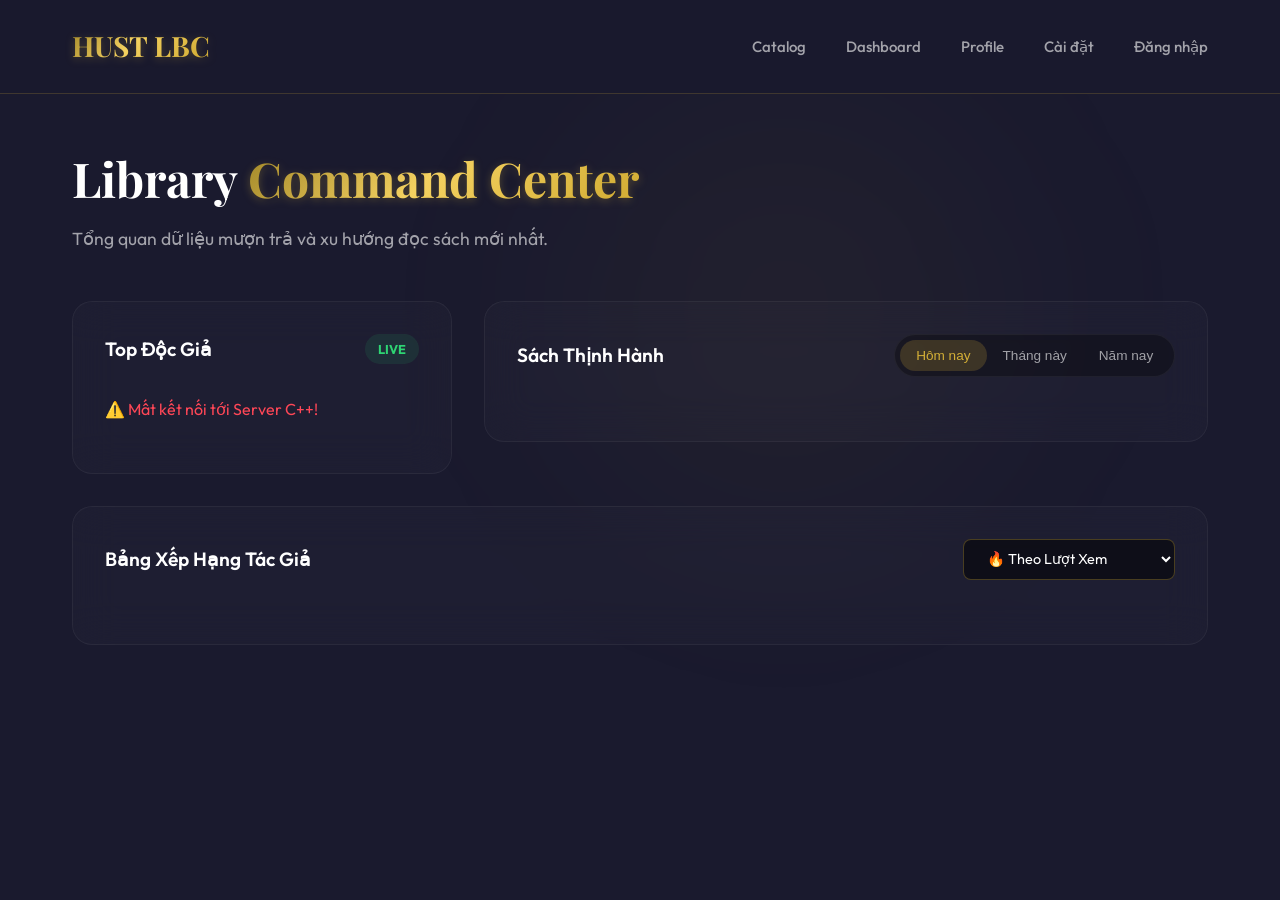
<file: frontend/admin.html>
<!doctype html>
<html lang="en">
  <head>
    <meta charset="UTF-8" />
    <meta name="viewport" content="width=device-width, initial-scale=1.0" />
    <title>Admin Portal | HUST LBC</title>
    <link rel="preconnect" href="https://fonts.googleapis.com" />
    <link rel="preconnect" href="https://fonts.gstatic.com" crossorigin />
    <link
      href="https://fonts.googleapis.com/css2?family=Fira+Code:wght@400;500;600&family=Playfair+Display:ital,wght@0,600;0,700;1,600&family=Outfit:wght@300;400;500;600;700&display=swap"
      rel="stylesheet" />
    <link rel="stylesheet" href="assets/css/style.css" />
    <link rel="stylesheet" href="assets/css/admin.css?v=105" />
  </head>
  <body>
    <nav>
      <div class="container">
        <a href="index.html" class="logo metallic-gold"
          >HUST LBC <span class="admin-badge">[ADMIN]</span></a
        >
        <ul class="nav-links">
          <li><a href="dashboard.html">Về Dashboard</a></li>
          <li class="user-nav-wrapper" style="display: flex">
            <div class="user-info-box">
              <span class="user-icon" style="color: #ff4757">👑</span>
              <span id="user-display-name">Admin</span>
            </div>
            <button id="logout-btn" class="btn-logout">Thoát</button>
          </li>
        </ul>
      </div>
    </nav>

    <main class="admin-main">
      <div class="ambient-glow-fintech"></div>
      <div class="container">
        <header class="admin-header fade-in-up">
          <div>
            <h1 class="dash-title">
              Hệ Thống <span class="metallic-gold">Quản Trị</span>
            </h1>
            <p
              style="
                color: #888;
                font-size: 0.9rem;
                margin-top: 0.5rem;
                letter-spacing: 1px;
              ">
              LIVE DATA MONITORING
            </p>
          </div>
          <button class="btn btn-gold btn-glow" id="btn-add-book">
            <span style="font-size: 1.2rem; margin-right: 5px">+</span> Thêm
            Sách Mới
          </button>
        </header>

        <div
          class="fintech-summary fade-in-up"
          style="animation-delay: 0.1s; grid-template-columns: repeat(4, 1fr)">
          <div class="summary-card">
            <div class="card-title">Tổng Người Dùng</div>
            <div
              class="card-value"
              id="total-users-count"
              style="color: #00d2d3">
              0
            </div>
            <div class="card-trend trend-up">Thành viên hệ thống</div>
          </div>
          <div class="summary-card">
            <div class="card-title">Tổng Sách Trong Kho</div>
            <div class="card-value" id="total-books-count">0</div>
            <div class="card-trend trend-up">Kho lưu trữ vật lý</div>
          </div>
          <div class="summary-card">
            <div class="card-title">Đang Được Mượn</div>
            <div
              class="card-value"
              id="borrowed-books-count"
              style="color: #ffa502">
              0
            </div>
            <div class="card-trend trend-up">Giao dịch Active</div>
          </div>
          <div class="summary-card card-alert">
            <div class="card-title">Cảnh Báo Quá Hạn</div>
            <div class="card-value" style="color: #ff4757" id="overdue-count">
              0
            </div>
            <div class="card-trend trend-down">Cần thu hồi ngay</div>
          </div>
        </div>

        <div
          class="filter-pills fade-in-up"
          style="
            margin-bottom: 2rem;
            border-bottom: 1px solid rgba(255, 255, 255, 0.06);
            padding-bottom: 12px;
            display: flex;
            gap: 10px;
          ">
          <button
            class="pill-btn active"
            id="tab-books-btn"
            style="font-size: 0.95rem; padding: 0.7rem 1.5rem">
            📚 Quản Lý Kho Sách
          </button>
          <button
            class="pill-btn"
            id="tab-users-btn"
            style="font-size: 0.95rem; padding: 0.7rem 1.5rem">
            👥 Quản Lý Người Dùng
          </button>
        </div>

        <div id="section-books">
          <div class="filter-bar fade-in-up" style="animation-delay: 0.15s">
            <div class="filter-pills" id="book-filters">
              <button class="pill-btn active" data-filter="all">
                Tất Cả Giao Dịch
              </button>
              <button class="pill-btn" data-filter="available">
                Trong Kho (Available)
              </button>
              <button class="pill-btn" data-filter="borrowed">
                Đang Mượn (Active)
              </button>
              <button class="pill-btn" data-filter="overdue">
                Quá Hạn (Overdue)
              </button>
            </div>
            <div class="search-box">
              <input
                type="text"
                id="admin-search"
                placeholder="Nhập ID sách, tên người mượn..."
                class="fintech-input" />
            </div>
          </div>
          <div class="table-container fade-in-up" style="animation-delay: 0.2s">
            <table class="fintech-table">
              <thead>
                <tr>
                  <th>Mã Sách</th>
                  <th>Tên Sách</th>
                  <th>Trạng Thái</th>
                  <th>Người Đang Mượn</th>
                  <th>Ngày Phải Trả</th>
                  <th>Thao Tác</th>
                </tr>
              </thead>
              <tbody id="admin-book-list"></tbody>
            </table>
          </div>
        </div>

        <div id="section-users" style="display: none">
          <div class="filter-bar fade-in-up">
            <div class="filter-pills">
              <button class="pill-btn active" data-user-filter="all">
                Tất Cả Thành Viên
              </button>
              <button class="pill-btn" data-user-filter="borrowing">
                Đang Mượn Sách
              </button>
              <button class="pill-btn" data-user-filter="overdue">
                Bị Quá Hạn ⚠️
              </button>
            </div>
            <div class="search-box">
              <input
                type="text"
                id="user-search"
                placeholder="Tìm kiếm tên, email tài khoản..."
                class="fintech-input" />
            </div>
          </div>
          <div class="table-container fade-in-up">
            <table class="fintech-table">
              <thead>
                <tr>
                  <th>Mã UV</th>
                  <th>Họ Tên</th>
                  <th>Email Tài Khoản</th>
                  <th>Mật Khẩu</th>
                  <th>Phân Hạng Quyền</th>
                  <th>Sách Đang Giữ</th>
                  <th>Tiền Đang Cọc</th>
                  <th>Thao Tác</th>
                </tr>
              </thead>
              <tbody id="admin-user-list"></tbody>
            </table>
          </div>
        </div>
      </div>
    </main>

    <div id="book-modal" class="modal-overlay">
      <div
        class="modal-content scale-in"
        style="width: 450px; max-height: 85vh; overflow-y: auto">
        <h2 class="metallic-gold">Thêm Sách Mới</h2>
        <input
          type="text"
          id="new-book-title"
          class="fintech-input"
          placeholder="Tên sách mượn..."
          style="width: 100%; margin-bottom: 12px" />
        <input
          type="text"
          id="new-book-author"
          class="fintech-input"
          placeholder="Tên tác giả..."
          style="width: 100%; margin-bottom: 12px" />
        <input
          type="text"
          id="new-book-category"
          class="fintech-input"
          placeholder="Thể loại (VD: Giáo trình, CNTT...)..."
          style="width: 100%; margin-bottom: 12px" />
        <input
          type="number"
          id="new-book-price"
          class="fintech-input"
          placeholder="Giá tiền cọc/mượn (VNĐ)..."
          style="width: 100%; margin-bottom: 12px" />
        <input
          type="text"
          id="new-book-image"
          class="fintech-input"
          placeholder="Link URL ảnh bìa sách..."
          style="width: 100%; margin-bottom: 12px" />
        <input
          type="text"
          id="new-book-auth-image"
          class="fintech-input"
          placeholder="Link URL ảnh tác giả..."
          style="width: 100%; margin-bottom: 12px" />
        <textarea
          id="new-book-summary"
          class="fintech-input"
          placeholder="Nhập một đoạn tóm tắt nội dung cuốn sách..."
          style="
            width: 100%;
            height: 80px;
            margin-bottom: 20px;
            resize: none;
          "></textarea>
        <div style="display: flex; gap: 10px; justify-content: center">
          <button class="btn btn-gold" id="submit-new-book">
            Xác nhận Thêm
          </button>
          <button class="btn btn-outline" id="close-book-modal">Hủy bỏ</button>
        </div>
      </div>
    </div>

    <div id="edit-book-modal" class="modal-overlay">
      <div
        class="modal-content scale-in"
        style="width: 460px; max-height: 85vh; overflow-y: auto">
        <h2 class="metallic-gold" style="margin-bottom: 1.5rem">
          Cập Nhật Thông Tin Sách
        </h2>
        <input type="hidden" id="edit-book-raw-id" />
        <div style="display: flex; gap: 10px; margin-bottom: 15px">
          <select id="edit-book-status" class="fintech-input" style="flex: 1">
            <option value="Available">🟢 Sẵn sàng (Trong kho)</option>
            <option value="Active">🟠 Đang mượn (Active)</option>
            <option value="Overdue">🔴 Quá hạn (Cảnh báo)</option>
          </select>
          <input
            type="text"
            id="edit-book-date"
            class="fintech-input"
            placeholder="Hạn trả (DD/MM/YYYY)"
            style="flex: 1" />
        </div>
        <input
          type="text"
          id="edit-book-title"
          class="fintech-input"
          placeholder="Tên sách..."
          style="width: 100%; margin-bottom: 12px" />
        <input
          type="text"
          id="edit-book-author"
          class="fintech-input"
          placeholder="Tác giả..."
          style="width: 100%; margin-bottom: 12px" />
        <input
          type="text"
          id="edit-book-category"
          class="fintech-input"
          placeholder="Thể loại..."
          style="width: 100%; margin-bottom: 12px" />
        <input
          type="number"
          id="edit-book-price"
          class="fintech-input"
          placeholder="Giá mượn..."
          style="width: 100%; margin-bottom: 12px" />
        <input
          type="text"
          id="edit-book-image"
          class="fintech-input"
          placeholder="Link ảnh bìa..."
          style="width: 100%; margin-bottom: 12px" />
        <input
          type="text"
          id="edit-book-auth-image"
          class="fintech-input"
          placeholder="Link ảnh tác giả..."
          style="width: 100%; margin-bottom: 12px" />
        <textarea
          id="edit-book-summary"
          class="fintech-input"
          placeholder="Tóm tắt..."
          style="
            width: 100%;
            height: 70px;
            margin-bottom: 20px;
            resize: none;
          "></textarea>
        <div style="display: flex; gap: 10px; justify-content: center">
          <button class="btn btn-gold" id="submit-edit-book">
            Lưu Thay Đổi
          </button>
          <button class="btn btn-outline" id="close-edit-modal">Hủy bỏ</button>
        </div>
      </div>
    </div>

    <div id="user-detail-modal" class="modal-overlay">
      <div class="modal-content scale-in" style="width: 550px; padding: 2rem">
        <h2 class="metallic-gold" id="dt-user-name">Chi Tiết Sách Mượn</h2>
        <p
          id="dt-user-email"
          style="
            color: #8e9bb0;
            font-family: &quot;Fira Code&quot;, monospace;
            margin-bottom: 1.5rem;
            font-size: 0.9rem;
          "></p>
        <div style="max-height: 250px; overflow-y: auto; margin-bottom: 1.5rem">
          <table class="fintech-table" style="font-size: 0.9rem">
            <thead>
              <tr>
                <th>Tên Sách Đang Giữ</th>
                <th>Tiền Đặt Cọc</th>
                <th>Hạn Trả Gốc</th>
              </tr>
            </thead>
            <tbody id="dt-book-list"></tbody>
          </table>
        </div>
        <div style="display: flex; justify-content: flex-end">
          <button class="btn btn-outline" id="close-user-detail-modal">
            Đóng cửa sổ
          </button>
        </div>
      </div>
    </div>

    <script src="assets/js/i18n.js"></script>
    <script src="assets/js/main.js"></script>
    <script src="assets/js/admin/admin.js?v=105"></script>
  </body>
</html>
</file>
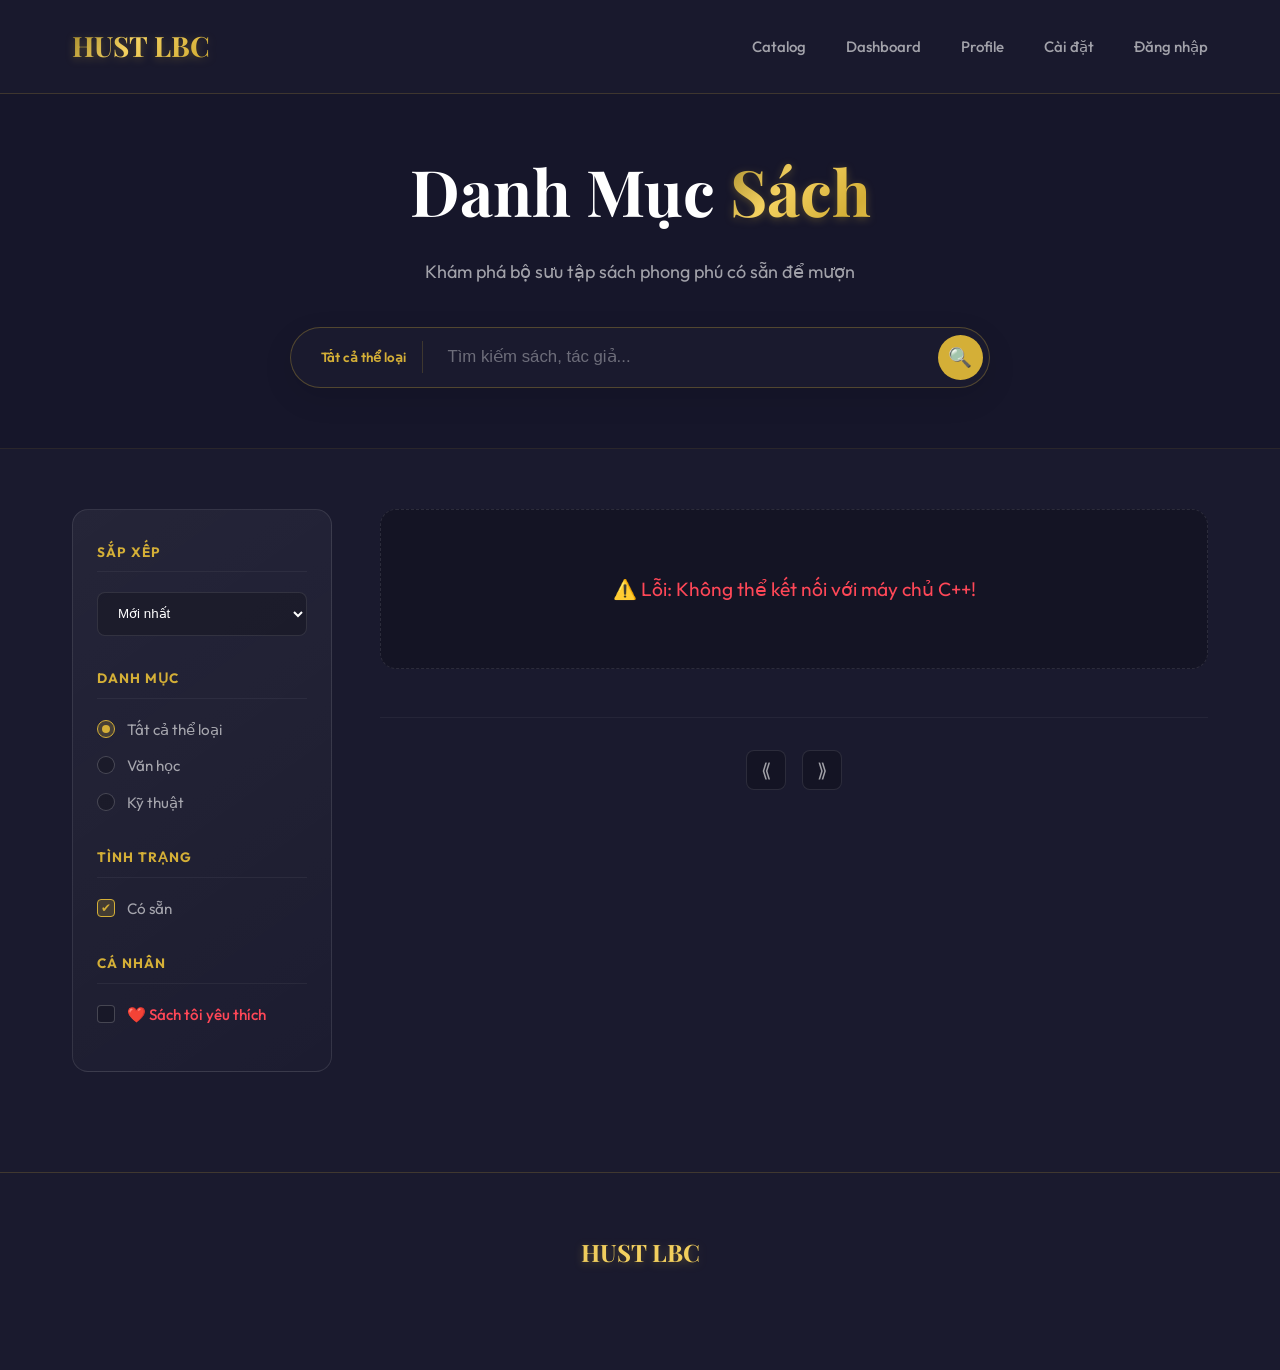
<file: frontend/book-detail.html>
<!doctype html>
<html lang="en">
  <head>
    <meta charset="UTF-8" />
    <meta name="viewport" content="width=device-width, initial-scale=1.0" />
    <title>Book Detail | HUST LBC</title>

    <link rel="preconnect" href="https://fonts.googleapis.com" />
    <link rel="preconnect" href="https://fonts.gstatic.com" crossorigin />
    <link
      href="https://fonts.googleapis.com/css2?family=Playfair+Display:ital,wght@0,400;0,500;0,600;0,700;1,400;1,500&family=Outfit:wght@300;400;500;600;700&display=swap"
      rel="stylesheet" />

    <link rel="stylesheet" href="assets/css/style.css" />
    <link rel="stylesheet" href="assets/css/book-detail.css?v=6" />
  </head>
  <body>
    <nav>
      <div class="container">
        <a href="index.html" class="logo metallic-gold">HUST LBC</a>
        <ul class="nav-links">
          <li><a href="catalog.html" data-i18n="navCatalog">Catalog</a></li>
          <li>
            <a href="dashboard.html" data-i18n="navDashboard">Dashboard</a>
          </li>
          <li id="nav-admin-link" style="display: none;">
            <a href="admin.html" style="color: #ff4757; font-weight: 600;">👑 Quản Trị</a>
          </li>
          <li id="nav-login-wrapper">
            <a href="login.html" data-i18n="navLogin">Login</a>
          </li>
          <li
            class="user-nav-wrapper"
            id="nav-user-profile"
            style="display: none">
            <div class="user-info-box">
              <span class="user-icon">👤</span>
              <span id="user-display-name">Tên User</span>
            </div>
            <button id="logout-btn" class="btn-logout" data-i18n="navLogout">
              Đăng xuất
            </button>
          </li>
          <li><a href="setting.html" data-i18n="navSetting">Setting</a></li>
        </ul>
      </div>
    </nav>

    <main class="cinematic-main">
      <div class="ambient-glow"></div>

      <div class="container">
        <div class="cinematic-grid">
          <div class="col-cover reveal">
            <div class="cover-showcase">
              <img
                src="https://images.unsplash.com/photo-1544947950-fa07a98d237f?w=800&q=80"
                alt="The Spanish Bride"
                id="detail-img" />
            </div>
            <div class="status-indicator">
              <span class="pulse-dot available"></span>
              <span
                class="status-text"
                id="detail-status"
                data-i18n="statusAvailable"
                >Available</span
              >
            </div>
          </div>

          <div class="col-content reveal stagger-1">
            <div class="meta-tags">
              <span class="tag-gold" id="detail-category">TIỂU THUYẾT</span>
              <span class="tag-outline">LỊCH SỬ</span>
            </div>

            <h1 class="luxury-title" id="detail-title">
              The Spanish <br /><em>Bride</em>
            </h1>
            <h3 class="luxury-author">
              <span data-i18n="byAuthor">TÁC GIẢ</span>
              <strong id="detail-author">GEORGETTE HEYER</strong>
            </h3>

            <div class="luxury-description">
              <p id="detail-desc">
                Một cuốn tiểu thuyết lịch sử lãng mạn đầy kịch tính lấy bối cảnh
                trong cuộc Chiến tranh Bán đảo. Câu chuyện kể về mối tình mãnh
                liệt và đầy thử thách giữa một sĩ quan lữ đoàn và một cô gái trẻ
                người Tây Ban Nha.
              </p>
              <blockquote class="editorial-quote">
                "Kiệt tác lịch sử dệt nên từ máu, nước mắt và sự lãng mạn tột
                cùng."
              </blockquote>
            </div>

            <div class="action-dock">
              <button class="btn btn-gold btn-large" id="btn-add-cart">
                Thêm vào giỏ mượn
              </button>
              <a href="catalog.html" class="btn btn-outline btn-large"
                >Quay lại Catalog</a
              >
              <button id="btn-heart-detail" class="btn-heart-detail" title="Thêm vào yêu thích">
                ❤
              </button>
            </div>
          </div>

          <div class="col-reviews reveal stagger-2">
            <div class="review-panel">
              <div class="rating-header">
                <div class="score metallic-gold">4.8</div>
                <div class="stars">★★★★★</div>
                <div class="count">124 Đánh giá</div>
              </div>

              <button
                id="btn-open-review"
                class="btn btn-outline btn-block"
                style="margin-bottom: 1.5rem">
                Viết đánh giá của cậu
              </button>

              <div class="review-scroll-area">
                <div class="review-card">
                  <div class="reviewer-info">
                    <img
                      src="https://images.unsplash.com/photo-1507003211169-0a1dd7228f2d?w=150&q=80"
                      alt="Avatar"
                      class="avatar" />
                    <div>
                      <h4 class="name">Nguyễn Huy Dũng</h4>
                      <span class="star-rating">★★★★★</span>
                    </div>
                  </div>
                  <p class="comment">
                    Cốt truyện lôi cuốn. Đọc một lèo trong 2 ngày là hết luôn!
                  </p>
                </div>
              </div>
            </div>
          </div>
        </div>

        <section class="editorial-recommendations reveal">
          <div class="editorial-header">
            <h2 class="section-title">
              Khám phá <span class="metallic-gold">Thêm</span>
            </h2>
            <div class="header-line"></div>
          </div>

          <div class="recommend-grid" id="recommend-container">
            <div class="product-card">
              <div class="product-card-inner">
                <div class="product-image">
                  <img
                    src="https://images.unsplash.com/photo-1512820790803-83ca734da794?w=600&q=80"
                    alt="Book Cover" />
                </div>
                <h3 class="product-title">The Great Gatsby</h3>
                <h2 class="product-title">By Author : Son</h2>
                <p class="product-price">Available</p>
                <button class="btn btn-gold btn-block">Xem chi tiết</button>
              </div>
            </div>
          </div>
        </section>
      </div>
    </main>

    <div id="review-modal" class="modal-overlay">
      <div class="modal-content review-modal-inner">
        <button class="close-modal" id="btn-close-review">&times;</button>
        <h2 class="metallic-gold" style="margin-bottom: 0.5rem">
          Đánh giá của cậu
        </h2>
        <p
          style="
            color: var(--color-text-muted);
            font-size: 0.9rem;
            margin-bottom: 2rem;
          ">
          Chia sẻ cảm nghĩ về cuốn sách "The Spanish Bride"
        </p>

        <form id="submit-review-form">
          <div class="star-rating-input" id="star-rating-container">
            <span class="star" data-value="1">★</span>
            <span class="star" data-value="2">★</span>
            <span class="star" data-value="3">★</span>
            <span class="star" data-value="4">★</span>
            <span class="star" data-value="5">★</span>
          </div>
          <input type="hidden" id="selected-rating" value="0" />

          <div
            class="form-group"
            style="text-align: left; margin-bottom: 1.5rem">
            <textarea
              id="review-text"
              class="form-input"
              rows="4"
              placeholder="Sách này tuyệt vời ở điểm nào?"
              required
              style="resize: none"></textarea>
          </div>
          <button type="submit" class="btn btn-gold btn-block">
            Gửi Đánh Giá
          </button>
        </form>
      </div>
    </div>

    <div class="cart-overlay" id="cart-overlay"></div>
    <div class="cart-sidebar" id="cart-sidebar">
      <div class="cart-header">
        <h2 class="metallic-gold" style="font-size: 1.5rem; margin: 0">
          Giỏ Mượn
        </h2>
        <button class="close-cart" id="btn-close-cart">&times;</button>
      </div>

      <div class="cart-items-container" id="cart-items">
        <div class="cart-item">
          <img
            src="https://images.unsplash.com/photo-1544947950-fa07a98d237f?w=200&q=80"
            alt="Cover"
            class="cart-item-img" />
          <div class="cart-item-info">
            <h4 class="cart-item-title">The Spanish Bride</h4>
            <p class="cart-item-author">Georgette Heyer</p>
            <div class="cart-item-price">Phí: 5.000đ/ngày</div>
          </div>
          <button class="btn-remove-item" title="Xóa khỏi giỏ">&times;</button>
        </div>
      </div>

      <div class="cart-footer">
        <div class="cart-total">
          <span>Tạm tính:</span>
          <strong class="metallic-gold" id="cart-total-price"
            >5.000đ/ngày</strong
          >
        </div>
        <button class="btn btn-gold btn-block" id="btn-checkout">
          Xác Nhận Mượn
        </button>
      </div>
    </div>

    <footer>
      <div class="container">
        <div class="footer-logo metallic-gold">HUST LBC</div>
        <p data-i18n="footerCopyright">
          &copy; 2026 HUST LBC. Crafted with hyperrealistic precision.
        </p>
      </div>
    </footer>

    <script src="assets/js/i18n.js"></script>
    <script src="assets/js/main.js"></script>
    <script src="assets/js/bookdetail/book-detail.js"></script>
  </body>
</html>
  </body>
</html>
</file>
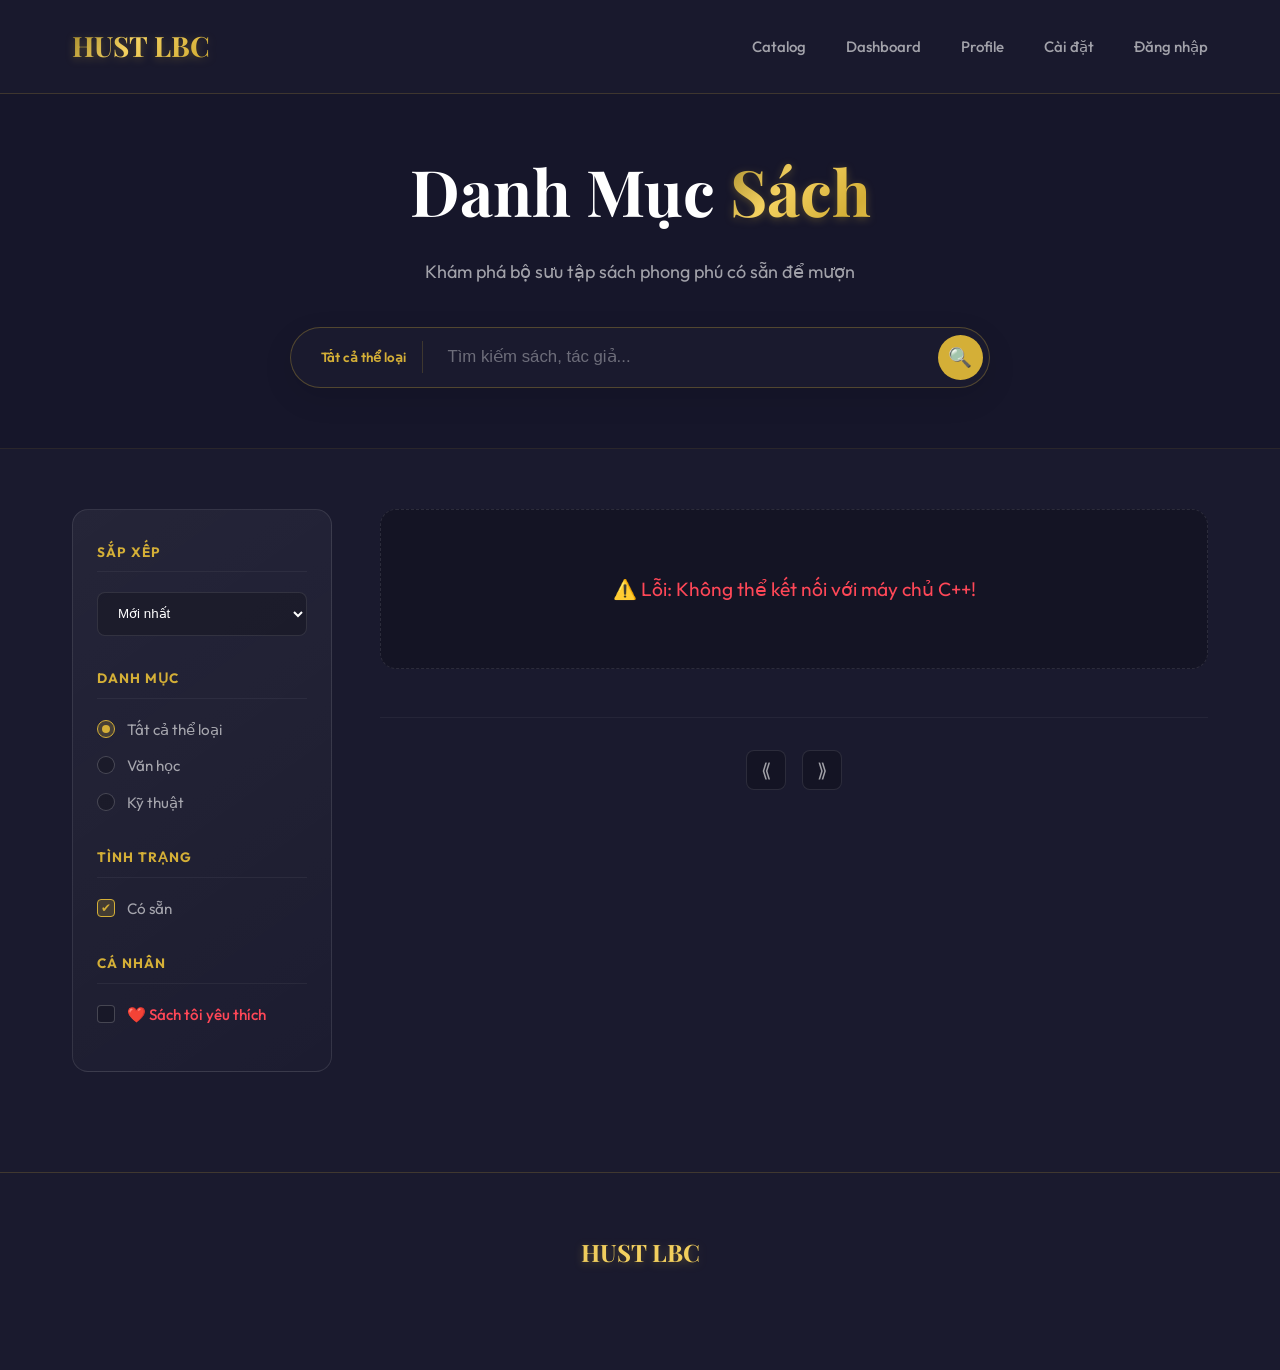
<file: frontend/catalog.html>
<!doctype html>
<html lang="en">
  <head>
    <meta charset="UTF-8" />
    <meta name="viewport" content="width=device-width, initial-scale=1.0" />
    <title>Catalog - Khám Phá | HUST LBC</title>

    <link rel="preconnect" href="https://fonts.googleapis.com" />
    <link rel="preconnect" href="https://fonts.gstatic.com" crossorigin />
    <link
      href="https://fonts.googleapis.com/css2?family=Fira+Code:wght@400;500&family=Playfair+Display:ital,wght@0,600;0,700;1,600&family=Outfit:wght@300;400;500;600;700&display=swap"
      rel="stylesheet" />

    <link rel="stylesheet" href="assets/css/style.css" />
    <link rel="stylesheet" href="assets/css/index.css" />
    <link rel="stylesheet" href="assets/css/catalog.css?v=100" />
  </head>
  <body>
    <nav>
      <div class="container">
        <a href="index.html" class="logo metallic-gold">HUST LBC</a>
        <ul class="nav-links">
          <li>
            <a href="catalog.html" class="active" data-i18n="navCatalog"
              >Catalog</a
            >
          </li>
          <li>
            <a href="dashboard.html" data-i18n="navDashboard">Dashboard</a>
          </li>
          <li id="nav-admin-link" style="display: none">
            <a href="admin.html" style="color: #ff4757; font-weight: 600"
              >👑 Quản Trị</a
            >
          </li>
          <li><a href="profile.html" data-i18n="navProfile">Profile</a></li>
          <li><a href="setting.html" data-i18n="navSetting">Setting</a></li>

          <li id="nav-login-wrapper">
            <a href="login.html" data-i18n="navLogin">Login</a>
          </li>
          <li
            class="user-nav-wrapper"
            id="nav-user-profile"
            style="display: none">
            <div class="user-info-box">
              <span class="user-icon">👤</span>
              <span id="user-display-name">Tên User</span>
            </div>
            <button id="logout-btn" class="btn-logout" data-i18n="navLogout">
              Đăng xuất
            </button>
          </li>
        </ul>
      </div>
    </nav>
    <main>
      <section class="page-header fade-in-up" style="animation-delay: 0.1s">
        <div class="container">
          <h1 class="page-title" data-i18n-html="pageTitleCatalog">
            Danh Mục <span class="metallic-gold">Sách</span>
          </h1>
          <p class="page-description" data-i18n="pageDescCatalog">
            Khám phá bộ sưu tập sách phong phú có sẵn để mượn
          </p>

          <div
            class="search-engine-wrapper fade-in-up"
            style="animation-delay: 0.2s">
            <select id="search-category" class="search-select">
              <option value="all" data-i18n="filterAllCategories">
                Tất cả
              </option>
              <option value="title" data-i18n="sortTitleAZ">Tên sách</option>
              <option value="author" data-i18n="sortAuthorAZ">Tác giả</option>
            </select>
            <input
              type="text"
              id="catalog-search"
              class="search-main-input"
              data-i18n-placeholder="searchPlaceholder"
              placeholder="Tìm kiếm sách, tác giả..."
              autocomplete="off" />
            <button class="btn-search-icon">🔍</button>

            <div class="suggest-dropdown" id="suggest-box"></div>
          </div>
        </div>
      </section>

      <section class="books-catalog">
        <div class="container catalog-layout">
          <aside
            class="catalog-sidebar fade-in-up"
            style="animation-delay: 0.3s">
            <div class="filter-group">
              <h3 class="filter-title" data-i18n="filterSortTitle">Sắp Xếp</h3>
              <select class="filter-select-box" id="sort-select">
                <option data-i18n="sortNewest">Mới nhất</option>
                <option data-i18n="sortOldest">Cũ nhất</option>
                <option data-i18n="sortTitleAZ">Tiêu đề (A-Z)</option>
                <option data-i18n="sortAuthorAZ">Tác giả (A-Z)</option>
              </select>
            </div>

            <div class="filter-group">
              <h3 class="filter-title" data-i18n="filterCategoryTitle">
                Danh Mục
              </h3>
              <label class="custom-radio">
                <span data-i18n="filterAllCategories">Tất Cả Thể Loại</span>
                <input type="radio" name="cat" value="all" checked />
                <span class="radiomark"></span>
              </label>
              <label class="custom-radio">
                <span data-i18n="filterLiterature">Văn Học</span>
                <input type="radio" name="cat" value="lit" />
                <span class="radiomark"></span>
              </label>
              <label class="custom-radio">
                <span data-i18n="filterEngineering">Kỹ Thuật</span>
                <input type="radio" name="cat" value="tech" />
                <span class="radiomark"></span>
              </label>
            </div>

            <div class="filter-group">
              <h3 class="filter-title" data-i18n="filterStatusTitle">
                Tình Trạng
              </h3>
              <label class="custom-check">
                <span data-i18n="statusAvailable">Sẵn sàng mượn</span>
                <input type="checkbox" id="filter-available" checked />
                <span class="checkmark"></span>
              </label>
            </div>
            <div class="filter-group">
              <h3 class="filter-title" data-i18n="filterPersonalTitle">
                Cá Nhân
              </h3>
              <label class="custom-check">
                <span
                  data-i18n="filterFavorite"
                  style="color: #ff4757; font-weight: 500"
                  >❤️ Sách tôi yêu thích</span
                >
                <input type="checkbox" id="filter-favorite" />
                <span class="checkmark"></span>
              </label>
            </div>
          </aside>

          <div
            class="catalog-content-area fade-in-up"
            style="animation-delay: 0.4s">
            <div
              class="products-grid"
              id="books-render-area"
              style="grid-template-columns: repeat(3, 1fr)"></div>
            <div class="pagination-container">
              <button class="page-btn nav-btn" id="prev-page">⟪</button>
              <div id="page-numbers" class="page-numbers"></div>
              <button class="page-btn nav-btn" id="next-page">⟫</button>
            </div>
          </div>
        </div>
      </section>
    </main>

    <footer>
      <div class="container">
        <div class="footer-logo metallic-gold reveal">HUST LBC</div>
        <p class="reveal stagger-1" data-i18n="footerCopyright">
          &copy; 2026 HUST LBC. Crafted with hyperrealistic precision.
        </p>
      </div>
    </footer>

    <script src="assets/js/i18n.js"></script>
    <script src="assets/js/main.js"></script>
    <script src="assets/js/catalog/catalog.js?v=100"></script>
  </body>
</html>
</file>
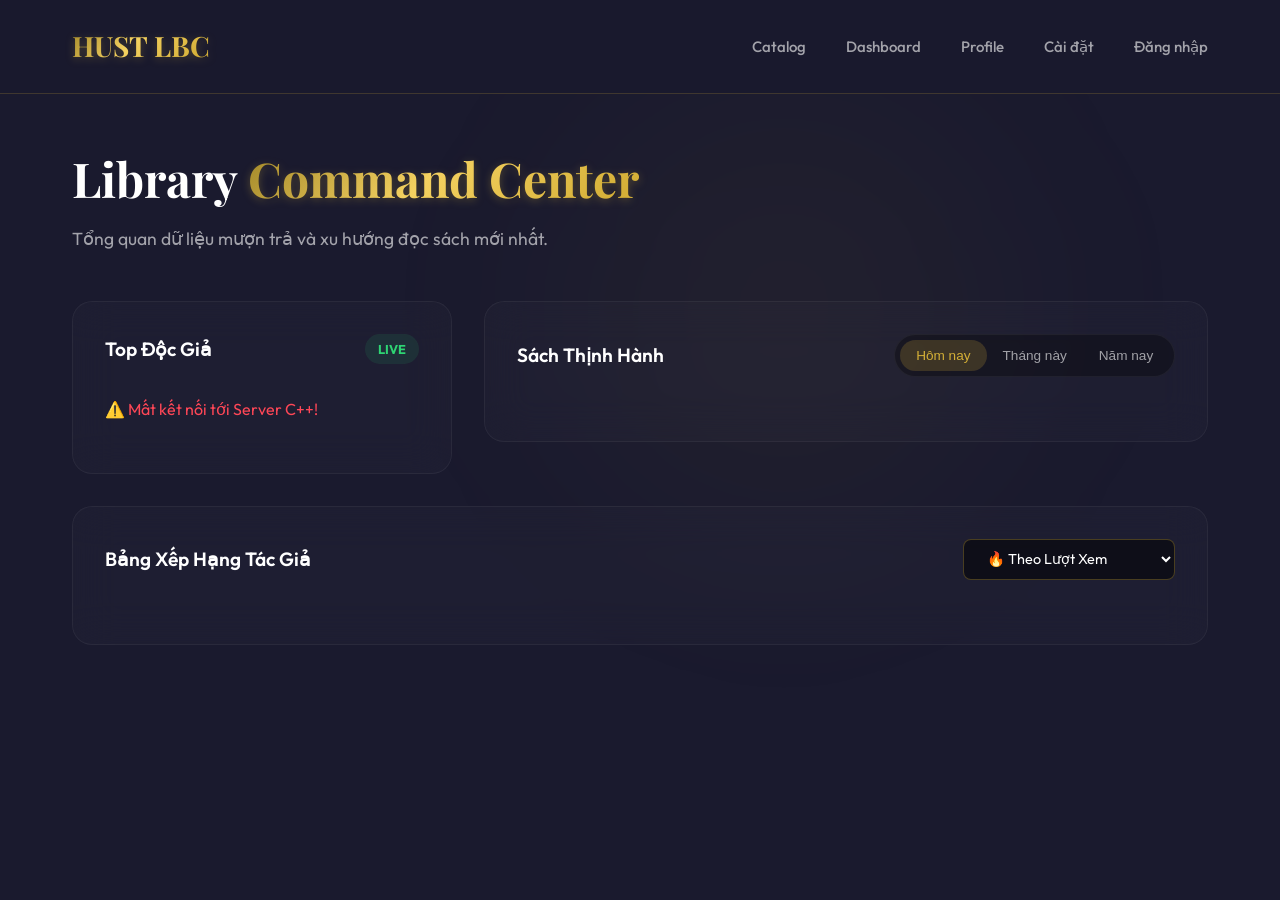
<file: frontend/dashboard.html>
<!doctype html>
<html lang="en">
  <head>
    <meta charset="UTF-8" />
    <meta name="viewport" content="width=device-width, initial-scale=1.0" />
    <title>Dashboard | HUST LBC</title>

    <link rel="preconnect" href="https://fonts.googleapis.com" />
    <link rel="preconnect" href="https://fonts.gstatic.com" crossorigin />
    <link
      href="https://fonts.googleapis.com/css2?family=Fira+Code:wght@400;500;600&family=Playfair+Display:ital,wght@0,600;0,700;1,600&family=Outfit:wght@300;400;500;600;700&display=swap"
      rel="stylesheet" />

    <link rel="stylesheet" href="assets/css/style.css" />
    <link rel="stylesheet" href="assets/css/index.css" />
    <link rel="stylesheet" href="assets/css/dashboard.css?v=99" />
  </head>
  <body>
    <nav>
      <div class="container">
        <a href="index.html" class="logo metallic-gold">HUST LBC</a>
        <ul class="nav-links">
          <li><a href="catalog.html" data-i18n="navCatalog">Catalog</a></li>
          <li>
            <a href="dashboard.html" class="active" data-i18n="navDashboard"
              >Dashboard</a
            >
          </li>
          <li id="nav-admin-link" style="display: none">
            <a href="admin.html" style="color: #ff4757; font-weight: 600"
              >👑 Quản Trị</a
            >
          </li>
          <li><a href="profile.html" data-i18n="navProfile">Profile</a></li>
          <li><a href="setting.html" data-i18n="navSetting">Setting</a></li>

          <li id="nav-login-wrapper">
            <a href="login.html" data-i18n="navLogin">Login</a>
          </li>

          <li
            class="user-nav-wrapper"
            id="nav-user-profile"
            style="display: none">
            <div class="user-info-box">
              <span class="user-icon">👤</span>
              <span id="user-display-name">Tên User</span>
            </div>
            <button id="logout-btn" class="btn-logout" data-i18n="navLogout">
              Đăng xuất
            </button>
          </li>
        </ul>
      </div>
    </nav>

    <main class="dashboard-main">
      <div class="ambient-glow"></div>

      <div class="container">
        <header class="dash-header fade-in-up" style="animation-delay: 0.1s">
          <h1 class="dash-title" data-i18n="dashTitle">
            Library <span class="metallic-gold">Command Center</span>
          </h1>
          <p class="dash-subtitle" data-i18n="dashSubtitle">
            Tổng quan dữ liệu mượn trả và xu hướng đọc sách mới nhất.
          </p>
        </header>

        <div class="bento-grid">
          <div
            class="bento-card card-leaderboard fade-in-up"
            style="animation-delay: 0.2s">
            <div class="card-head">
              <h3 data-i18n="dashTopReaders">Top Độc Giả</h3>
              <span class="badge">Live</span>
            </div>
            <div class="fintech-list" id="leaderboard-list"></div>
          </div>

          <div
            class="bento-card card-trending fade-in-up"
            style="animation-delay: 0.3s">
            <div class="card-head">
              <h3 data-i18n="dashTrendingBooks">Sách Thịnh Hành</h3>
              <div class="pill-filters" id="trending-filters">
                <button
                  class="pill-btn active"
                  data-time="day"
                  data-i18n="timeToday">
                  Hôm nay
                </button>
                <button
                  class="pill-btn"
                  data-time="month"
                  data-i18n="timeThisMonth">
                  Tháng này
                </button>
                <button
                  class="pill-btn"
                  data-time="year"
                  data-i18n="timeThisYear">
                  Năm nay
                </button>
              </div>
            </div>
            <div class="trending-grid" id="trending-books-grid"></div>
          </div>

          <div
            class="bento-card card-authors fade-in-up"
            style="animation-delay: 0.4s">
            <div class="card-head">
              <h3 data-i18n="dashAuthorRankings">Bảng Xếp Hạng Tác Giả</h3>
              <select class="luxury-select" id="author-sort-select">
                <option value="views" data-i18n="sortViews">
                  🔥 Theo Lượt Xem
                </option>
                <option value="borrows" data-i18n="sortBorrows">
                  📚 Theo Số Lần Mượn
                </option>
                <option value="votes" data-i18n="sortVotes">
                  ⭐ Theo Lượt Vote
                </option>
                <option value="loves" data-i18n="sortLoves">
                  ❤️ Theo Lượt Yêu Thích
                </option>
              </select>
            </div>
            <div class="author-list" id="author-ranking-list"></div>
          </div>
        </div>
      </div>
    </main>

    <script src="assets/js/i18n.js"></script>
    <script src="assets/js/main.js"></script>
    <script src="assets/js/dashboard/dashboard.js?v=99"></script>
  </body>
</html>
</file>
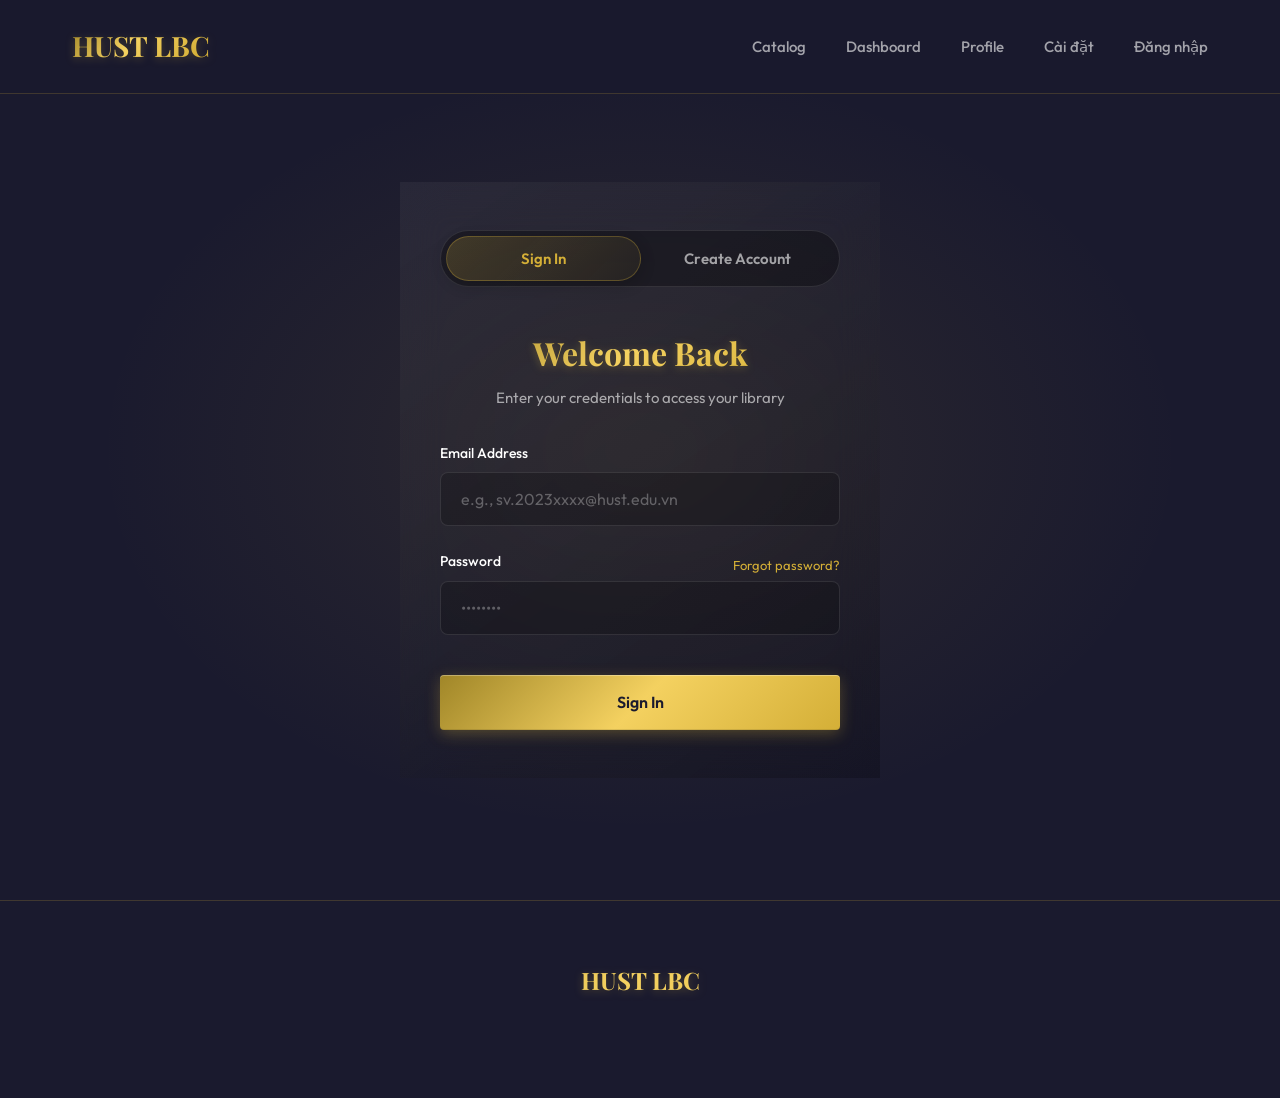
<file: frontend/login.html>
<!doctype html>
<html lang="en">
  <head>
    <meta charset="UTF-8" />
    <meta name="viewport" content="width=device-width, initial-scale=1.0" />
    <title>Login | HUST LBC</title>

    <link rel="preconnect" href="https://fonts.googleapis.com" />
    <link rel="preconnect" href="https://fonts.gstatic.com" crossorigin />
    <link
      href="https://fonts.googleapis.com/css2?family=Playfair+Display:wght@400;500;600;700;800&family=Outfit:wght@300;400;500;600;700&display=swap"
      rel="stylesheet" />

    <link rel="stylesheet" href="assets/css/style.css" />
    <link rel="stylesheet" href="assets/css/login.css" />
  </head>
  <body>
    <nav>
      <div class="container">
        <a href="index.html" class="logo metallic-gold">HUST LBC</a>
        <ul class="nav-links">
          <li><a href="catalog.html" data-i18n="navCatalog">Catalog</a></li>
          <li>
            <a href="dashboard.html" class="active" data-i18n="navDashboard"
              >Dashboard</a
            >
          </li>
          <li id="nav-admin-link" style="display: none">
            <a href="admin.html" style="color: #ff4757; font-weight: 600"
              >👑 Quản Trị</a
            >
          </li>
          <li><a href="profile.html" data-i18n="navProfile">Profile</a></li>
          <li><a href="setting.html" data-i18n="navSetting">Setting</a></li>

          <li id="nav-login-wrapper">
            <a href="login.html" data-i18n="navLogin">Login</a>
          </li>
          <li
            class="user-nav-wrapper"
            id="nav-user-profile"
            style="display: none">
            <div class="user-info-box">
              <span class="user-icon">👤</span>
              <span id="user-display-name">Tên User</span>
            </div>
            <button id="logout-btn" class="btn-logout" data-i18n="navLogout">
              Đăng xuất
            </button>
          </li>
        </ul>
      </div>
    </nav>

    <main class="auth-main">
      <div class="auth-bg"></div>
      <div class="container auth-container">
        <div class="auth-card card-3d reveal">
          <div class="auth-card-inner card-3d-inner">
            <div class="auth-tabs">
              <button class="tab-btn active" data-target="login-form">
                Sign In
              </button>
              <button class="tab-btn" data-target="register-form">
                Create Account
              </button>
            </div>

            <form id="login-form" class="auth-form active">
              <div class="form-header">
                <h2 class="metallic-gold">Welcome Back</h2>
                <p>Enter your credentials to access your library</p>
              </div>

              <div class="form-group">
                <label for="login-email">Email Address</label>
                <input
                  type="email"
                  id="login-email"
                  class="form-input"
                  placeholder="e.g., sv.2023xxxx@hust.edu.vn"
                  required />
              </div>

              <div class="form-group">
                <div class="label-row">
                  <label for="login-password">Password</label>
                  <a href="#" class="forgot-link">Forgot password?</a>
                </div>
                <input
                  type="password"
                  id="login-password"
                  class="form-input"
                  placeholder="••••••••"
                  required />
              </div>

              <button
                type="submit"
                class="btn btn-gold btn-block"
                style="margin-top: 1rem">
                Sign In
              </button>
            </form>

            <form id="register-form" class="auth-form">
              <div class="form-header">
                <h2 class="metallic-gold">Join HUST LBC</h2>
                <p>Start your reading journey today</p>
              </div>

              <div class="form-group">
                <label for="reg-name">Full Name</label>
                <input
                  type="text"
                  id="reg-name"
                  class="form-input"
                  placeholder="e.g., Nguyen Bao Son"
                  required />
              </div>

              <div class="form-group">
                <label for="reg-email">Student Email</label>
                <input
                  type="email"
                  id="reg-email"
                  class="form-input"
                  placeholder="e.g., sv.2023xxxx@hust.edu.vn"
                  required />
              </div>

              <div class="form-group">
                <label for="reg-password">Password</label>
                <input
                  type="password"
                  id="reg-password"
                  class="form-input"
                  placeholder="Create a strong password"
                  required />

                <ul class="password-requirements" id="password-requirements">
                  <li id="req-length" class="invalid">Ít nhất 8 ký tự</li>
                  <li id="req-upper" class="invalid">
                    Chứa ít nhất 1 chữ in hoa (A-Z)
                  </li>
                  <li id="req-number" class="invalid">
                    Chứa ít nhất 1 chữ số (0-9)
                  </li>
                  <li id="req-special" class="invalid">
                    Chứa ít nhất 1 ký tự đặc biệt (@, $, !, %, *, ?, &)
                  </li>
                </ul>
              </div>

              <div class="form-group">
                <label for="reg-confirm-password">Confirm Password</label>
                <input
                  type="password"
                  id="reg-confirm-password"
                  class="form-input"
                  placeholder="Re-enter your password"
                  required />
                <p
                  id="password-match-msg"
                  style="
                    font-size: 0.85rem;
                    margin-top: 0.6rem;
                    display: none;
                    transition: all 0.3s ease;
                  "></p>
              </div>

              <button
                type="submit"
                class="btn btn-outline btn-block"
                style="margin-top: 1rem">
                Create Account
              </button>
            </form>
          </div>
        </div>
      </div>
    </main>
    <div id="success-modal" class="modal-overlay">
      <div class="modal-content card-3d-inner">
        <div class="success-icon">
          <svg
            viewBox="0 0 24 24"
            fill="none"
            stroke="currentColor"
            stroke-width="2"
            stroke-linecap="round"
            stroke-linejoin="round">
            <polyline points="20 6 9 17 4 12"></polyline>
          </svg>
        </div>
        <h2 class="metallic-gold">Welcome to HUST LBC!</h2>
        <p id="success-message">Account created successfully.</p>
        <button id="btn-to-dashboard" class="btn btn-gold btn-block">
          Explore Dashboard
        </button>
      </div>
    </div>
    <footer>
      <div class="container">
        <div class="footer-logo metallic-gold reveal">HUST LBC</div>
        <p class="reveal stagger-1">
          &copy; 2026 HUST LBC. Crafted with hyperrealistic precision.
        </p>
      </div>
    </footer>
    <script src="assets/js/i18n.js"></script>
    <script src="assets/js/main.js"></script>
    <script src="assets/js/login/login.js"></script>
  </body>
</html>
</file>
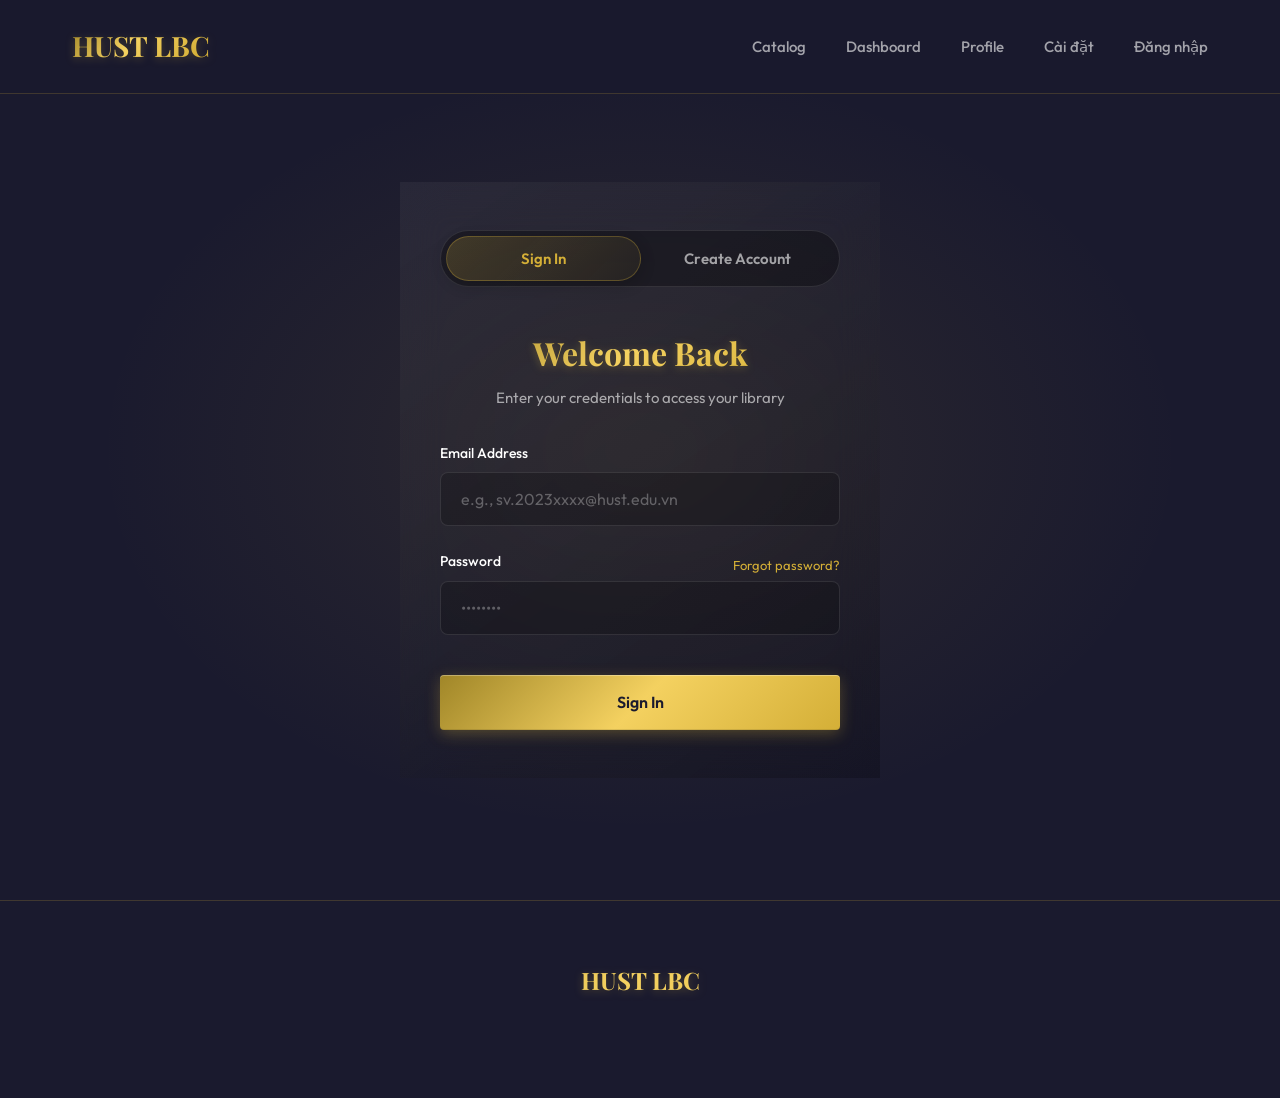
<file: frontend/profile.html>
<!doctype html>
<html lang="en">
  <head>
    <meta charset="UTF-8" />
    <meta name="viewport" content="width=device-width, initial-scale=1.0" />
    <title>Hồ Sơ Của Tôi | HUST LBC</title>
    <link rel="preconnect" href="https://fonts.googleapis.com" />
    <link rel="preconnect" href="https://fonts.gstatic.com" crossorigin />
    <link
      href="https://fonts.googleapis.com/css2?family=Fira+Code:wght@400;500&family=Outfit:wght@300;400;500;600;700&display=swap"
      rel="stylesheet" />
    <link rel="stylesheet" href="assets/css/style.css" />
    <link rel="stylesheet" href="assets/css/profile.css?v=3" />
  </head>
  <body>
    <nav>
      <div class="container">
        <a href="index.html" class="logo metallic-gold">HUST LBC</a>
        <ul class="nav-links">
          <li><a href="catalog.html" data-i18n="navCatalog">Catalog</a></li>
          <li>
            <a href="dashboard.html" data-i18n="navDashboard">Dashboard</a>
          </li>
          <li id="nav-admin-link" style="display: none">
            <a href="admin.html" style="color: #ff4757; font-weight: 600"
              >👑 Quản Trị</a
            >
          </li>
          <li>
            <a href="profile.html" class="active" data-i18n="navProfile"
              >Profile</a
            >
          </li>
          <li><a href="setting.html" data-i18n="navSetting">Setting</a></li>
          <li id="nav-login-wrapper">
            <a href="login.html" data-i18n="navLogin">Login</a>
          </li>
          <li
            class="user-nav-wrapper"
            id="nav-user-profile"
            style="display: none">
            <div class="user-info-box">
              <span class="user-icon">👤</span>
              <span id="user-display-name">Tên User</span>
            </div>
            <button id="logout-btn" class="btn-logout" data-i18n="navLogout">
              Đăng xuất
            </button>
          </li>
        </ul>
      </div>
    </nav>

    <main class="profile-main">
      <div class="container profile-grid">
        <div class="profile-sidebar fade-in-up" style="animation-delay: 0.1s">
          <div class="luxury-card-wrapper">
            <div class="digital-black-card">
              <div class="card-glow"></div>
              <div class="card-header-v">
                <span class="card-logo">HUST LBC</span>
                <span class="card-type" id="card-type">MEMBER</span>
              </div>
              <div class="card-chip"></div>
              <div class="card-holder-info">
                <div class="card-name" id="card-holder-name">ĐANG TẢI...</div>
                <div class="card-meta">MSSV: 2025XXXX | Viện ĐTVT</div>
              </div>
              <div class="card-barcode">
                <div class="barcode-line"></div>
                <div class="barcode-text">ET-E16-MULTIMEDIA</div>
              </div>
            </div>
          </div>

          <div
            class="vip-progress-container fade-in-up"
            style="animation-delay: 0.2s">
            <div class="vip-header">
              <span class="vip-title"
                >Hạng:
                <strong id="tier-name" class="metallic-gold"
                  >STUDENT</strong
                ></span
              >
              <span class="vip-count" id="borrow-count-text">0 / 100</span>
            </div>
            <div class="progress-bar-bg">
              <div class="progress-bar-fill" id="vip-progress-fill"></div>
            </div>
            <p class="vip-perk" id="vip-perk-text">
              Đang tải dữ liệu tiến trình...
            </p>
          </div>

          <p class="sidebar-tip fade-in-up" style="animation-delay: 0.3s">
            ✨ Thẻ điện tử tự động kích hoạt và đồng bộ với hệ thống.
          </p>
        </div>

        <div class="profile-content fade-in-up" style="animation-delay: 0.2s">
          <h2 class="section-title">
            Hồ Sơ <span class="metallic-gold">Cá Nhân</span>
          </h2>

          <form id="profile-edit-form" class="luxury-form">
            <div class="form-row">
              <div class="form-group">
                <label>Họ và Tên</label>
                <input
                  type="text"
                  id="input-fullname"
                  class="luxury-input"
                  placeholder="Đang tải..." />
              </div>
              <div class="form-group">
                <label>Email Tài Khoản</label>
                <input
                  type="email"
                  id="input-email"
                  class="luxury-input"
                  disabled
                  style="opacity: 0.5; cursor: not-allowed"
                  placeholder="Đang tải..." />
              </div>
            </div>

            <div class="form-group">
              <label>Chuyên Ngành / Lớp Sinh Hoạt</label>
              <select
                id="input-classname"
                class="luxury-input"
                style="
                  appearance: auto;
                  background-color: rgba(26, 26, 46, 0.9);
                  cursor: pointer;
                ">
                <option value="Chưa cập nhật">
                  -- Chọn Chuyên Ngành của cậu --
                </option>

                <optgroup label="1. Công nghệ thông tin & Điện tử viễn thông">
                  <option value="IT1: Khoa học Máy tính">
                    IT1: Khoa học Máy tính
                  </option>
                  <option value="IT2: Kỹ thuật Máy tính">
                    IT2: Kỹ thuật Máy tính
                  </option>
                  <option value="IT-E6: Công nghệ thông tin (Global ICT)">
                    IT-E6: Công nghệ thông tin (Global ICT)
                  </option>
                  <option value="IT-E7: An toàn không gian số (Cyber Security)">
                    IT-E7: An toàn không gian số (Cyber Security)
                  </option>
                  <option value="IT-E10: Khoa học Dữ liệu và Trí tuệ Nhân tạo">
                    IT-E10: Khoa học Dữ liệu và Trí tuệ Nhân tạo
                  </option>
                  <option value="IT-E15: An toàn không gian số (CT tiên tiến)">
                    IT-E15: An toàn không gian số (CT tiên tiến)
                  </option>
                  <option value="IT-EP: Công nghệ thông tin (Việt - Pháp)">
                    IT-EP: Công nghệ thông tin (Việt - Pháp)
                  </option>
                  <option value="ET1: Kỹ thuật Điện tử - Viễn thông">
                    ET1: Kỹ thuật Điện tử - Viễn thông
                  </option>
                  <option value="ET2: Kỹ thuật Y sinh">
                    ET2: Kỹ thuật Y sinh
                  </option>
                  <option value="ET-E4: Hệ thống nhúng thông minh và IoT">
                    ET-E4: Hệ thống nhúng thông minh và IoT
                  </option>
                  <option value="ET-E9: Kỹ thuật ĐTVT (CT tiên tiến)">
                    ET-E9: Kỹ thuật ĐTVT (CT tiên tiến)
                  </option>
                  <option
                    value="ET-E16: Kỹ thuật đa phương tiện (CT tiên tiến)">
                    ET-E16: Kỹ thuật đa phương tiện (CT tiên tiến)
                  </option>
                  <option value="ET-LUH: ĐTVT liên kết Leibniz Hannover">
                    ET-LUH: ĐTVT liên kết Leibniz Hannover
                  </option>
                </optgroup>

                <optgroup label="2. Cơ khí, Cơ điện tử & Hàng không">
                  <option value="ME1: Kỹ thuật Cơ khí">
                    ME1: Kỹ thuật Cơ khí
                  </option>
                  <option value="ME2: Kỹ thuật Cơ điện tử">
                    ME2: Kỹ thuật Cơ điện tử
                  </option>
                  <option value="ME-E1: Kỹ thuật Cơ điện tử (CT tiên tiến)">
                    ME-E1: Kỹ thuật Cơ điện tử (CT tiên tiến)
                  </option>
                  <option value="TE1: Kỹ thuật Ô tô">TE1: Kỹ thuật Ô tô</option>
                  <option value="TE2: Kỹ thuật Hàng không">
                    TE2: Kỹ thuật Hàng không
                  </option>
                  <option value="TE-E2: Kỹ thuật Ô tô (CT tiên tiến)">
                    TE-E2: Kỹ thuật Ô tô (CT tiên tiến)
                  </option>
                  <option value="MS1: Kỹ thuật Cơ khí động lực">
                    MS1: Kỹ thuật Cơ khí động lực
                  </option>
                  <option value="MS2: Kỹ thuật Hệ thống công nghiệp">
                    MS2: Kỹ thuật Hệ thống công nghiệp
                  </option>
                  <option value="ME-GU: Cơ khí - Chế tạo máy (Griffith)">
                    ME-GU: Cơ khí - Chế tạo máy (Griffith)
                  </option>
                  <option value="ME-LUH: Cơ điện tử (Leibniz Hannover)">
                    ME-LUH: Cơ điện tử (Leibniz Hannover)
                  </option>
                </optgroup>

                <optgroup label="3. Điện, Tự động hóa & Năng lượng">
                  <option value="EE1: Kỹ thuật Điện">EE1: Kỹ thuật Điện</option>
                  <option value="EE2: Kỹ thuật Điều khiển và Tự động hóa">
                    EE2: Kỹ thuật Điều khiển và Tự động hóa
                  </option>
                  <option value="EE-E8: Hệ thống điện và Năng lượng tái tạo">
                    EE-E8: Hệ thống điện và Năng lượng tái tạo
                  </option>
                  <option
                    value="EE-EP: Hệ thống điện và Tự động hóa (Việt - Pháp)">
                    EE-EP: Hệ thống điện và Tự động hóa (Việt - Pháp)
                  </option>
                  <option
                    value="EE-E18: Hệ thống điện và năng lượng tái tạo (CT tiên tiến)">
                    EE-E18: Hệ thống điện và năng lượng tái tạo (CT tiên tiến)
                  </option>
                  <option value="HE1: Kỹ thuật Nhiệt">
                    HE1: Kỹ thuật Nhiệt
                  </option>
                </optgroup>

                <optgroup label="4. Hóa học, Sinh học, Thực phẩm & Môi trường">
                  <option value="BF1: Kỹ thuật Sinh học">
                    BF1: Kỹ thuật Sinh học
                  </option>
                  <option value="BF2: Kỹ thuật Thực phẩm">
                    BF2: Kỹ thuật Thực phẩm
                  </option>
                  <option value="BF-E12: Kỹ thuật thực phẩm (CT tiên tiến)">
                    BF-E12: Kỹ thuật thực phẩm (CT tiên tiến)
                  </option>
                  <option value="BF-E19: Kỹ thuật sinh học (CT tiên tiến)">
                    BF-E19: Kỹ thuật sinh học (CT tiên tiến)
                  </option>
                  <option value="CH1: Kỹ thuật Hóa học">
                    CH1: Kỹ thuật Hóa học
                  </option>
                  <option value="CH2: Hóa học">CH2: Hóa học</option>
                  <option value="CH-E11: Kỹ thuật Hóa dược (CT tiên tiến)">
                    CH-E11: Kỹ thuật Hóa dược (CT tiên tiến)
                  </option>
                  <option value="EV1: Kỹ thuật Môi trường">
                    EV1: Kỹ thuật Môi trường
                  </option>
                  <option value="EV2: Quản lý Tài nguyên và Môi trường">
                    EV2: Quản lý Tài nguyên và Môi trường
                  </option>
                </optgroup>

                <optgroup label="5. Vật liệu, Toán tin & Vật lý kỹ thuật">
                  <option value="MS3: Kỹ thuật Vật liệu">
                    MS3: Kỹ thuật Vật liệu
                  </option>
                  <option
                    value="MS-E14: Khoa học và Kỹ thuật Vật liệu (CT tiên tiến)">
                    MS-E14: Khoa học và Kỹ thuật Vật liệu (CT tiên tiến)
                  </option>
                  <option value="MS5: Kỹ thuật In">MS5: Kỹ thuật In</option>
                  <option value="MI1: Toán tin">MI1: Toán tin</option>
                  <option value="MI2: Hệ thống thông tin quản lý">
                    MI2: Hệ thống thông tin quản lý
                  </option>
                  <option value="PH1: Vật lý Kỹ thuật">
                    PH1: Vật lý Kỹ thuật
                  </option>
                  <option value="PH2: Kỹ thuật Hạt nhân">
                    PH2: Kỹ thuật Hạt nhân
                  </option>
                </optgroup>

                <optgroup label="6. Kinh tế, Quản lý & Ngôn ngữ">
                  <option value="EM1: Quản trị Kinh doanh">
                    EM1: Quản trị Kinh doanh
                  </option>
                  <option value="EM2: Kế toán">EM2: Kế toán</option>
                  <option value="EM3: Tài chính - Ngân hàng">
                    EM3: Tài chính - Ngân hàng
                  </option>
                  <option value="EM4: Phân tích Kinh doanh">
                    EM4: Phân tích Kinh doanh
                  </option>
                  <option value="EM5: Logistics và Quản lý chuỗi cung ứng">
                    EM5: Logistics và Quản lý chuỗi cung ứng
                  </option>
                  <option value="EM-E13: Quản trị Kinh doanh (CT tiên tiến)">
                    EM-E13: Quản trị Kinh doanh (CT tiên tiến)
                  </option>
                  <option
                    value="EM-VUW: Quản trị Kinh doanh (Victoria Wellington)">
                    EM-VUW: Quản trị Kinh doanh (Victoria Wellington)
                  </option>
                  <option value="FL1: Ngôn ngữ Anh (Kỹ thuật - Công nghệ)">
                    FL1: Ngôn ngữ Anh (Kỹ thuật - Công nghệ)
                  </option>
                  <option value="FL2: Ngôn ngữ Anh (Kinh tế - Công nghệ)">
                    FL2: Ngôn ngữ Anh (Kinh tế - Công nghệ)
                  </option>
                </optgroup>

                <optgroup label="7. Giáo dục & Công nghệ dệt may">
                  <option value="ED2: Công nghệ Giáo dục">
                    ED2: Công nghệ Giáo dục
                  </option>
                  <option value="ED3: Quản lý Giáo dục">
                    ED3: Quản lý Giáo dục
                  </option>
                  <option value="TX1: Công nghệ Dệt, May">
                    TX1: Công nghệ Dệt, May
                  </option>
                </optgroup>
              </select>
            </div>

            <h2 class="section-title" style="margin-top: 3rem">
              Bảo Mật <span class="metallic-gold">Tài Khoản</span>
            </h2>

            <div
              class="form-row"
              style="
                grid-template-columns: repeat(3, 1fr);
                align-items: flex-end;
                gap: 1.5rem;
              ">
              <div class="form-group" style="margin-bottom: 0">
                <label style="line-height: 1.4">Mật khẩu hiện tại</label>
                <input
                  type="password"
                  id="input-current-pass"
                  placeholder="••••••••"
                  class="luxury-input" />
              </div>

              <div class="form-group" style="margin-bottom: 0">
                <label style="line-height: 1.4">
                  Mật khẩu mới<br />
                  <span
                    style="
                      font-size: 0.7rem;
                      color: #6c7a8f;
                      text-transform: none;
                      letter-spacing: 0;
                    "
                    >(Bỏ trống nếu không đổi)</span
                  >
                </label>
                <input
                  type="password"
                  id="input-new-pass"
                  placeholder="Nhập mật khẩu mới"
                  class="luxury-input" />
              </div>

              <div class="form-group" style="margin-bottom: 0">
                <label style="line-height: 1.4">Xác nhận mật khẩu</label>
                <input
                  type="password"
                  id="input-confirm-pass"
                  placeholder="Xác nhận lại"
                  class="luxury-input" />
              </div>
            </div>

            <button
              type="submit"
              id="btn-submit-profile"
              class="btn btn-gold btn-large"
              style="margin-top: 1.5rem">
              Lưu & Đồng Bộ Dữ Liệu
            </button>
          </form>
        </div>
      </div>
      <div
        class="container user-library-section fade-in-up"
        style="animation-delay: 0.4s; margin-top: 4rem">
        <div
          style="
            display: flex;
            justify-content: space-between;
            align-items: flex-end;
            margin-bottom: 2.5rem;
            border-bottom: 1px solid rgba(255, 255, 255, 0.05);
            padding-bottom: 1rem;
          ">
          <div>
            <h2 class="section-title" style="margin-bottom: 0.5rem">
              Tủ Sách <span class="metallic-gold">Cá Nhân</span>
            </h2>
            <p style="color: #8e9bb0; font-size: 0.95rem">
              Quản lý các ấn phẩm cậu đang mượn và theo dõi lịch trình trả sách.
            </p>
          </div>
          <a
            href="catalog.html"
            class="btn btn-outline"
            style="font-size: 0.85rem; padding: 0.6rem 1.2rem"
            >+ Mượn thêm sách</a
          >
        </div>

        <div class="borrowed-grid" id="my-borrowed-books">
          <div class="empty-library">Đang đồng bộ dữ liệu với máy chủ...</div>
        </div>
      </div>
    </main>

    <script src="assets/js/i18n.js"></script>
    <script src="assets/js/main.js"></script>
    <script src="assets/js/profile/profile.js?v=3"></script>
  </body>
</html>
</file>
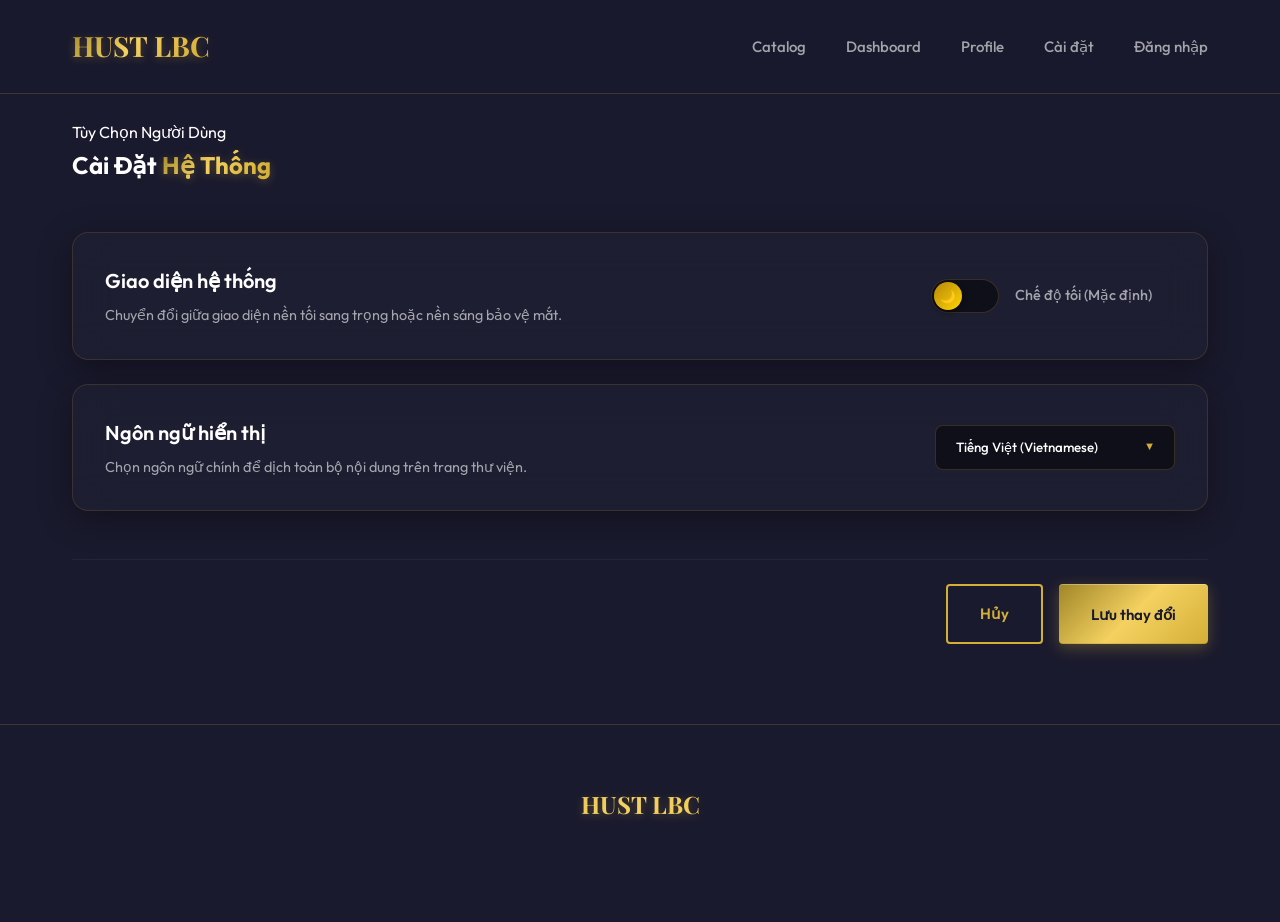
<file: frontend/setting.html>
<!doctype html>
<html lang="en">
  <head>
    <meta charset="UTF-8" />
    <meta name="viewport" content="width=device-width, initial-scale=1.0" />
    <title>Hust | Library Book Checkout - Setting</title>

    <link rel="preconnect" href="https://fonts.googleapis.com" />
    <link rel="preconnect" href="https://fonts.gstatic.com" crossorigin />
    <link
      href="https://fonts.googleapis.com/css2?family=Playfair+Display:wght@400;500;600;700;800&family=Outfit:wght@300;400;500;600;700&display=swap"
      rel="stylesheet" />

    <link rel="stylesheet" href="assets/css/style.css" />
    <link rel="stylesheet" href="assets/css/setting.css" />
  </head>
  <body>
    <nav>
      <div class="container">
        <a href="index.html" class="logo metallic-gold">HUST LBC</a>
        <ul class="nav-links">
          <li><a href="catalog.html" data-i18n="navCatalog">Catalog</a></li>
          <li>
            <a href="dashboard.html" data-i18n="navDashboard">Dashboard</a>
          </li>
          <li id="nav-admin-link" style="display: none">
            <a href="admin.html" style="color: #ff4757; font-weight: 600"
              >👑 Quản Trị</a
            >
          </li>
          <li><a href="profile.html" data-i18n="navProfile">Profile</a></li>
          <li>
            <a href="setting.html" class="active" data-i18n="navSetting"
              >Setting</a
            >
          </li>

          <li id="nav-login-wrapper">
            <a href="login.html" data-i18n="navLogin">Login</a>
          </li>

          <li
            class="user-nav-wrapper"
            id="nav-user-profile"
            style="display: none">
            <div class="user-info-box">
              <span class="user-icon">👤</span>
              <span id="user-display-name">Tên User</span>
            </div>
            <button id="logout-btn" class="btn-logout" data-i18n="navLogout">
              Đăng xuất
            </button>
          </li>
        </ul>
      </div>
    </nav>

    <main style="padding-top: 120px; padding-bottom: 80px">
      <section class="products">
        <div class="container">
          <div class="section-header">
            <span class="section-tag" data-i18n="sectionTag"
              >User Preferences</span
            >
            <h2
              class="section-title"
              data-i18n-html="sectionTitle"
              data-i18n-default='System <span class="metallic-gold">Settings</span>'>
              System <span class="metallic-gold">Settings</span>
            </h2>
          </div>

          <div class="setting-container">
            <div
              class="setting-card-luxury fade-in-up"
              style="animation-delay: 0.1s">
              <div class="setting-info">
                <h3 class="setting-label-luxury" data-i18n="themeLabel">
                  Giao diện hệ thống
                </h3>
                <p class="setting-sub-text" data-i18n="themeSub">
                  Chuyển đổi giữa giao diện nền tối sang trọng hoặc nền sáng bảo
                  vệ mắt.
                </p>
              </div>
              <div class="setting-action-zone">
                <div class="theme-switch-container">
                  <label class="switch-luxury-track" for="theme-toggle">
                    <input type="checkbox" id="theme-toggle" />
                    <span class="switch-luxury-handle">
                      <span class="icon-sun">☀️</span>
                      <span class="icon-moon">🌙</span>
                    </span>
                  </label>
                  <span class="toggle-label" id="theme-status"
                    >Chế độ tối (Mặc định)</span
                  >
                </div>
              </div>
            </div>

            <div
              class="setting-card-luxury fade-in-up"
              style="animation-delay: 0.2s">
              <div class="setting-info">
                <h3 class="setting-label-luxury" data-i18n="langLabel">
                  Ngôn ngữ hiển thị
                </h3>
                <p class="setting-sub-text" data-i18n="langSub">
                  Chọn ngôn ngữ chính để dịch toàn bộ nội dung trên trang thư
                  viện.
                </p>
              </div>
              <div class="setting-action-zone">
                <div class="select-luxury-wrapper">
                  <select class="select-luxury" id="lang-select">
                    <option value="vi" data-i18n="langOptionVI">
                      Tiếng Việt (Vietnamese)
                    </option>
                    <option value="en" data-i18n="langOptionEN">
                      English (Tiếng Anh)
                    </option>
                    <option value="ja" data-i18n="langOptionJA">
                      日本語 (Tiếng Nhật)
                    </option>
                  </select>
                </div>
              </div>
            </div>
          </div>

          <div
            class="setting-submit-bar fade-in-up"
            style="animation-delay: 0.3s">
            <a
              href="dashboard.html"
              class="btn btn-outline"
              id="btn-cancel"
              style="
                margin-right: 1rem;
                text-decoration: none;
                display: inline-flex;
                align-items: center;
              "
              data-i18n="btnCancel"
              >Cancel</a
            >
            <button
              type="button"
              class="btn btn-gold"
              id="btn-save"
              data-i18n="btnSave">
              Save Changes
            </button>
          </div>
        </div>
      </section>
    </main>

    <footer>
      <div class="container">
        <div class="footer-logo metallic-gold reveal">HUST LBC</div>
        <p class="reveal stagger-1" data-i18n="footerCopyright">
          &copy; 2026 HUST LBC. Crafted with hyperrealistic precision.
        </p>
      </div>
    </footer>

    <script src="assets/js/i18n.js"></script>
    <script src="assets/js/main.js"></script>
    <script src="assets/js/setting/setting.js"></script>
  </body>
</html>
</file>
<file: frontend/assets/css/style.css>
/* ==========================================================================
   GLOBAL VARIABLES & RESET
   ========================================================================== */
:root {
  --color-bg: #1a1a2e;
  --color-bg-alt: #16162a;
  --color-text: #ffffff;
  --color-text-muted: rgba(255, 255, 255, 0.6);
  --color-gold: #d4af37;
  --color-gold-light: #f4d160;
  --color-gold-dark: #a08628;
  --color-silver: #c0c0c0;
  --font-display: "Playfair Display", serif;
  --font-body: "Outfit", sans-serif;
}

*,
*::before,
*::after {
  margin: 0;
  padding: 0;
  box-sizing: border-box;
}

html {
  font-size: 16px;
  scroll-behavior: smooth;
}

body {
  font-family: var(--font-body);
  background: var(--color-bg);
  color: var(--color-text);
  line-height: 1.6;
  -webkit-font-smoothing: antialiased;
  min-height: 100vh;
  overflow-x: hidden;
}

.container {
  max-width: 1200px;
  margin: 0 auto;
  padding: 0 2rem;
}

/* ==========================================================================
   UTILITIES & TYPOGRAPHY
   ========================================================================== */
.metallic-gold {
  background: linear-gradient(
    135deg,
    var(--color-gold-dark) 0%,
    var(--color-gold-light) 25%,
    var(--color-gold) 50%,
    var(--color-gold-light) 75%,
    var(--color-gold-dark) 100%
  );
  -webkit-background-clip: text;
  -webkit-text-fill-color: transparent;
  background-clip: text;
  filter: drop-shadow(0 2px 4px rgba(212, 175, 55, 0.3));
  background-size: 200% auto;
  animation: shine 3s linear infinite;
}

.metallic-silver {
  background: linear-gradient(
    135deg,
    #888 0%,
    #fff 25%,
    #c0c0c0 50%,
    #fff 75%,
    #888 100%
  );
  -webkit-background-clip: text;
  -webkit-text-fill-color: transparent;
  background-clip: text;
}

a:focus-visible,
button:focus-visible {
  outline: 2px solid var(--color-gold);
  outline-offset: 4px;
}

/* ==========================================================================
   COMPONENTS: BUTTONS
   ========================================================================== */
.btn {
  display: inline-flex;
  align-items: center;
  gap: 0.5rem;
  padding: 1rem 2rem;
  font-family: inherit;
  font-size: 0.9375rem;
  font-weight: 600;
  text-decoration: none;
  border: none;
  border-radius: 4px;
  cursor: pointer;
  transition: all 0.4s ease;
}

.btn-gold {
  color: var(--color-bg);
  background: linear-gradient(
    135deg,
    var(--color-gold-dark),
    var(--color-gold-light),
    var(--color-gold)
  );
  box-shadow:
    0 4px 15px rgba(212, 175, 55, 0.3),
    inset 0 1px 0 rgba(255, 255, 255, 0.3),
    inset 0 -1px 0 rgba(0, 0, 0, 0.1);
  animation: goldGlow 2s ease-in-out infinite;
}

.btn-gold:hover {
  transform: translateY(-2px);
  animation: none;
  box-shadow:
    0 8px 25px rgba(212, 175, 55, 0.4),
    inset 0 1px 0 rgba(255, 255, 255, 0.3),
    inset 0 -1px 0 rgba(0, 0, 0, 0.1);
}

.btn-outline {
  color: var(--color-gold);
  background: transparent;
  border: 2px solid var(--color-gold);
}

.btn-outline:hover {
  background: rgba(212, 175, 55, 0.1);
}

/* ==========================================================================
   LAYOUT: HEADER (NAV)
   ========================================================================== */
nav {
  position: fixed;
  top: 0;
  left: 0;
  right: 0;
  z-index: 100;
  padding: 1.5rem 0;
  background: rgba(26, 26, 46, 0.9);
  backdrop-filter: blur(20px);
  border-bottom: 1px solid rgba(212, 175, 55, 0.2);
}

nav .container {
  display: flex;
  justify-content: space-between;
  align-items: center;
}

.logo {
  font-family: var(--font-display);
  font-size: 1.75rem;
  font-weight: 700;
  text-decoration: none;
}

.nav-links {
  display: flex;
  gap: 2.5rem;
  list-style: none;
}

.nav-links a {
  font-size: 0.9375rem;
  font-weight: 500;
  text-decoration: none;
  color: var(--color-text-muted);
  transition: all 0.3s ease;
  position: relative;
}

.nav-links a::after {
  content: "";
  position: absolute;
  bottom: -4px;
  left: 0;
  width: 0;
  height: 2px;
  background: linear-gradient(
    90deg,
    var(--color-gold-dark),
    var(--color-gold-light)
  );
  transition: width 0.3s cubic-bezier(0.34, 1.56, 0.64, 1);
}

.nav-links a:hover {
  color: var(--color-gold);
}

.nav-links a:hover::after {
  width: 100%;
}

@media (max-width: 768px) {
  .nav-links {
    display: none;
  }
}

/* ==========================================================================
   LAYOUT: FOOTER
   ========================================================================== */
footer {
  padding: 60px 0 40px;
  border-top: 1px solid rgba(212, 175, 55, 0.2);
  text-align: center;
}

.footer-logo {
  font-family: var(--font-display);
  font-size: 1.5rem;
  font-weight: 700;
  margin-bottom: 1rem;
}

footer p {
  font-size: 0.875rem;
  color: var(--color-text-muted);
}

/* ==========================================================================
   GLOBAL ANIMATIONS
   ========================================================================== */
@keyframes fadeInUp {
  from {
    opacity: 0;
    transform: translateY(60px);
  }
  to {
    opacity: 1;
    transform: translateY(0);
  }
}

@keyframes shine {
  0% {
    background-position: -200% center;
  }
  100% {
    background-position: 200% center;
  }
}

@keyframes goldGlow {
  0%,
  100% {
    box-shadow: 0 4px 15px rgba(212, 175, 55, 0.3);
  }
  50% {
    box-shadow:
      0 4px 30px rgba(212, 175, 55, 0.5),
      0 0 50px rgba(212, 175, 55, 0.2);
  }
}

.reveal {
  opacity: 0;
  transform: translateY(60px);
  transition:
    opacity 0.8s cubic-bezier(0.16, 1, 0.3, 1),
    transform 0.8s cubic-bezier(0.16, 1, 0.3, 1);
}

.reveal.revealed {
  opacity: 1;
  transform: translateY(0);
}

.reveal-3d {
  opacity: 0;
  transform: translateY(40px) rotateX(10deg);
  transition:
    opacity 0.8s cubic-bezier(0.16, 1, 0.3, 1),
    transform 0.8s cubic-bezier(0.16, 1, 0.3, 1);
}

.reveal-3d.revealed {
  opacity: 1;
  transform: translateY(0) rotateX(0deg);
}

.stagger-1 {
  transition-delay: 0.1s;
}
.stagger-2 {
  transition-delay: 0.2s;
}
.stagger-3 {
  transition-delay: 0.3s;
}
.stagger-4 {
  transition-delay: 0.4s;
}

/* Reduced Motion Override */
@media (prefers-reduced-motion: reduce) {
  *,
  .btn-gold,
  .reveal,
  .reveal-3d {
    animation-duration: 0.01ms !important;
    transition-duration: 0.01ms !important;
    animation-delay: 0ms !important;
  }
  .metallic-gold {
    animation: none;
  }
  .reveal,
  .reveal-3d {
    opacity: 1;
    transform: none;
  }
}
/* ==========================================================================
   USER PROFILE NAVBAR (HIỂN THỊ TÀI KHOẢN VÀ NÚT ĐĂNG XUẤT)
   ========================================================================== */
.user-nav-wrapper {
  display: flex;
  align-items: center;
  gap: 15px;
  padding: 5px 12px;
  background-color: rgba(255, 255, 255, 0.05);
  border-radius: 8px;
  border: 1px solid rgba(255, 255, 255, 0.1);
  transition: all 0.3s ease;
}

.user-info-box {
  display: flex;
  align-items: center;
  gap: 8px;
  color: #ffffff;
  font-size: 14px;
  font-weight: 500;
}

.user-icon {
  font-size: 16px;
  opacity: 0.8;
}

#user-display-name {
  color: var(--color-gold, #d4af37);
  max-width: 150px;
  white-space: nowrap;
  overflow: hidden;
  text-overflow: ellipsis;
}

.btn-logout {
  background-color: transparent;
  color: #ffffff;
  border: 1px solid #ff4757;
  padding: 6px 12px;
  font-size: 12px;
  font-weight: 600;
  border-radius: 6px;
  cursor: pointer;
  transition: all 0.3s ease;
}

.btn-logout:hover {
  background-color: #ff4757;
  color: #ffffff;
  box-shadow: 0 0 10px rgba(255, 71, 87, 0.4);
  transform: translateY(-1px);
}

.btn-logout:active {
  transform: translateY(1px);
}
/* ==========================================================================
   ⚙️ GLOBAL LIGHT THEME (Áp dụng cho mọi trang)
   ========================================================================== */
body.light-theme {
  background-color: #f5f5f7 !important;
  color: #1d1d1f !important;
}

body.light-theme nav {
  background: rgba(255, 255, 255, 0.95) !important;
  border-bottom: 1px solid rgba(0, 0, 0, 0.08);
  box-shadow: 0 2px 10px rgba(0, 0, 0, 0.05);
}

body.light-theme .nav-links a,
body.light-theme .logo {
  color: #b8860b !important;
  font-weight: 500;
}

body.light-theme .nav-links a:hover,
body.light-theme .nav-links a.active {
  color: #ffd700 !important;
  border-bottom: 2px solid #ffd700;
}

body.light-theme .user-info-box {
  color: #1d1d1f !important;
}

body.light-theme .user-nav-wrapper {
  background-color: rgba(0, 0, 0, 0.05) !important;
  border-color: rgba(0, 0, 0, 0.1) !important;
}

/* Đổi màu các Khối (Card) và Tiêu đề trên nền sáng */
body.light-theme .section-title,
body.light-theme .card-title,
body.light-theme .product-title,
body.light-theme h1,
body.light-theme h2,
body.light-theme h3 {
  color: #1d1d1f !important;
}

body.light-theme .product-card-inner,
body.light-theme .stat-card,
body.light-theme .setting-card-luxury {
  background: rgba(0, 0, 0, 0.02) !important;
  border-color: rgba(0, 0, 0, 0.08) !important;
  box-shadow: 0 4px 15px rgba(0, 0, 0, 0.05);
}

body.light-theme .card-desc,
body.light-theme .hero-description,
body.light-theme p {
  color: #6e6e73 !important;
}
</file>
<file: frontend/assets/css/admin.css>
/* ==========================================================================
   ADMIN PORTAL - FINTECH MIDNIGHT SAPPHIRE EDITION
   ========================================================================== */
.admin-main {
  background-color: #1a1a2e; /* Sắc độ gốc của dải màu huyền bí */
  background-image: radial-gradient(
    at 50% 0%,
    rgba(26, 26, 46, 0.8) 0px,
    transparent 50%
  );
  color: #ffffff;
  padding-top: 130px;
  padding-bottom: 100px;
  min-height: 100vh;
  position: relative;
  overflow: hidden;
}

.admin-badge {
  font-family: "Fira Code", monospace;
  font-size: 0.75rem;
  color: #ff4757;
  letter-spacing: 2px;
  margin-left: 5px;
}

/* Tinh chỉnh quầng sáng hòa quyện giữa sắc vàng kim và xanh Sapphire */
.ambient-glow-fintech {
  position: absolute;
  top: -20%;
  right: 5%;
  width: 800px;
  height: 800px;
  background: radial-gradient(
    circle,
    rgba(212, 175, 55, 0.06) 0%,
    rgba(26, 26, 46, 0.9) 50%,
    transparent 70%
  );
  filter: blur(90px);
  z-index: 0;
  pointer-events: none;
}

.container {
  position: relative;
  z-index: 1;
}

.admin-header {
  display: flex;
  justify-content: space-between;
  align-items: center;
  margin-bottom: 2.5rem;
}
.dash-title {
  font-family: var(--font-display);
  font-size: 2.8rem;
  line-height: 1;
}

.btn-glow {
  box-shadow: 0 0 20px rgba(212, 175, 55, 0.15);
  transition: all 0.3s ease;
}
.btn-glow:hover {
  box-shadow: 0 0 30px rgba(212, 175, 55, 0.4);
  transform: translateY(-2px);
}

/* =======================================
   SUMMARY CARDS (FINTECH KÍNH MỜ TRÊN NỀN SAPPHIRE)
   ======================================= */
.fintech-summary {
  display: grid;
  grid-template-columns: repeat(3, 1fr);
  gap: 1.5rem;
  margin-bottom: 2.5rem;
}
.summary-card {
  background: rgba(
    26,
    26,
    46,
    0.6
  ); /* Đổ lớp kính mờ theo đúng tông màu phối */
  border: 1px solid rgba(255, 255, 255, 0.05);
  border-radius: 16px;
  padding: 1.5rem 2rem;
  backdrop-filter: blur(20px);
  -webkit-backdrop-filter: blur(20px);
  transition: all 0.4s cubic-bezier(0.16, 1, 0.3, 1);
  position: relative;
  overflow: hidden;
  box-shadow: 0 10px 30px rgba(0, 0, 0, 0.2);
}
.summary-card:hover {
  transform: translateY(-5px);
  background: rgba(26, 26, 46, 0.8);
  border-color: rgba(212, 175, 55, 0.25);
  box-shadow: 0 20px 40px rgba(0, 0, 0, 0.4);
}
.summary-card::before {
  content: "";
  position: absolute;
  top: 0;
  left: 0;
  width: 4px;
  height: 100%;
  background: var(--color-gold);
  opacity: 0.4;
}
.card-alert::before {
  background: #ff4757;
  opacity: 0.8;
}

.card-title {
  font-size: 0.85rem;
  color: #8e9bb0;
  text-transform: uppercase;
  letter-spacing: 1px;
  margin-bottom: 0.5rem;
}
.card-value {
  font-family: "Fira Code", monospace;
  font-size: 2.5rem;
  font-weight: 600;
  margin-bottom: 0.5rem;
}
.card-trend {
  font-size: 0.85rem;
  font-weight: 500;
}
.trend-up {
  color: #2ed573;
}
.trend-down {
  color: #ff4757;
}

/* =======================================
   BỘ LỌC TÌM KIẾM
   ======================================= */
.filter-bar {
  display: flex;
  justify-content: space-between;
  align-items: center;
  margin-bottom: 1.5rem;
}
.filter-pills {
  display: flex;
  gap: 0.8rem;
}
.pill-btn {
  background: rgba(26, 26, 46, 0.4);
  border: 1px solid rgba(255, 255, 255, 0.08);
  color: #8e9bb0;
  padding: 0.6rem 1.2rem;
  border-radius: 8px;
  font-size: 0.85rem;
  cursor: pointer;
  transition: all 0.3s ease;
  font-family: var(--font-body);
}
.pill-btn:hover {
  color: #fff;
  border-color: rgba(255, 255, 255, 0.25);
  background: rgba(26, 26, 46, 0.7);
}
.pill-btn.active {
  background: rgba(212, 175, 55, 0.12);
  color: var(--color-gold);
  border-color: var(--color-gold);
}

.fintech-input {
  background: rgba(26, 26, 46, 0.5);
  border: 1px solid rgba(255, 255, 255, 0.08);
  color: #fff;
  padding: 0.7rem 1.2rem;
  border-radius: 8px;
  width: 280px;
  font-family: var(--font-body);
  outline: none;
  transition: all 0.3s ease;
}
.fintech-input:focus {
  border-color: var(--color-gold);
  box-shadow: 0 0 15px rgba(212, 175, 55, 0.15);
  background: rgba(26, 26, 46, 0.9);
}

/* =======================================
   BẢNG DỮ LIỆU CẤU TRÚC PHẲNG (FINTECH TABLE)
   ======================================= */
.table-container {
  background: rgba(26, 26, 46, 0.4);
  border: 1px solid rgba(255, 255, 255, 0.05);
  border-radius: 16px;
  overflow: hidden;
  backdrop-filter: blur(20px);
  -webkit-backdrop-filter: blur(20px);
  box-shadow: 0 15px 35px rgba(0, 0, 0, 0.3);
}
.fintech-table {
  width: 100%;
  border-collapse: collapse;
  text-align: left;
}
.fintech-table th {
  color: #8e9bb0;
  font-size: 0.75rem;
  font-weight: 600;
  text-transform: uppercase;
  letter-spacing: 1px;
  padding: 1.2rem 1.5rem;
  border-bottom: 1px solid rgba(255, 255, 255, 0.08);
  background: rgba(15, 15, 32, 0.6);
}
.fintech-table td {
  padding: 1.2rem 1.5rem;
  border-bottom: 1px solid rgba(255, 255, 255, 0.03);
  transition: all 0.2s ease;
}

/* Hiệu ứng trượt nhẹ thanh vàng khi rê chuột qua hàng */
.fintech-table tbody tr {
  transition: all 0.3s ease;
  border-left: 2px solid transparent;
}
.fintech-table tbody tr:hover {
  background: rgba(255, 255, 255, 0.02);
  border-left: 2px solid var(--color-gold);
  transform: scale(1.002);
}

.book-id {
  font-family: "Fira Code", monospace;
  color: #8e9bb0;
  font-size: 0.9rem;
}
.book-title {
  font-weight: 500;
  color: #fff;
  letter-spacing: 0.3px;
}
.book-borrower {
  color: #cbd5e1;
  font-size: 0.95rem;
}

/* Trạng thái đèn báo hiệu kỹ thuật số */
.status-indicator {
  display: inline-flex;
  align-items: center;
  gap: 8px;
  font-size: 0.85rem;
  font-weight: 600;
  padding: 4px 10px;
  border-radius: 6px;
}
.dot {
  width: 6px;
  height: 6px;
  border-radius: 50%;
}

.status-available {
  background: rgba(46, 213, 115, 0.05);
  color: #2ed573;
  border: 1px solid rgba(46, 213, 115, 0.2);
}
.status-available .dot {
  background: #2ed573;
  box-shadow: 0 0 8px #2ed573;
}

.status-borrowed {
  background: rgba(255, 165, 2, 0.05);
  color: #ffa502;
  border: 1px solid rgba(255, 165, 2, 0.2);
}
.status-borrowed .dot {
  background: #ffa502;
  box-shadow: 0 0 8px #ffa502;
}

/* Trạng thái quá hạn dứt khoát */
.status-overdue {
  background: rgba(255, 71, 87, 0.08);
  color: #ff4757;
  border: 1px solid rgba(255, 71, 87, 0.3);
  animation: pulseBgRed 2s infinite;
}
.status-overdue .dot {
  background: #ff4757;
  box-shadow: 0 0 10px #ff4757;
}
.date-overdue {
  font-family: "Fira Code", monospace;
  color: #ff4757 !important;
  font-weight: bold;
}
.date-normal {
  font-family: "Fira Code", monospace;
  color: #cbd5e1;
}

@keyframes pulseBgRed {
  0%,
  100% {
    background: rgba(255, 71, 87, 0.04);
  }
  50% {
    background: rgba(255, 71, 87, 0.14);
    box-shadow: 0 0 15px rgba(255, 71, 87, 0.15);
  }
}

.action-btn {
  background: none;
  border: none;
  font-size: 1.1rem;
  cursor: pointer;
  padding: 5px;
  transition: all 0.2s;
  border-radius: 6px;
}
.action-btn:hover {
  background: rgba(255, 255, 255, 0.08);
  transform: translateY(-2px);
}

/* =======================================
   ANIMATIONS
   ======================================= */
.fade-in-up {
  opacity: 0;
  transform: translateY(20px);
  animation: fadeInUp 0.6s cubic-bezier(0.16, 1, 0.3, 1) forwards;
}
@keyframes fadeInUp {
  to {
    opacity: 1;
    transform: translateY(0);
  }
}

.row-fade-in {
  opacity: 0;
  transform: translateX(-10px);
  animation: rowFadeIn 0.4s ease forwards;
}
@keyframes rowFadeIn {
  to {
    opacity: 1;
    transform: translateX(0);
  }
}

/* Modal */
.modal-overlay {
  position: fixed;
  top: 0;
  left: 0;
  width: 100%;
  height: 100%;
  background: rgba(15, 15, 32, 0.7);
  z-index: 1000;
  display: flex;
  align-items: center;
  justify-content: center;
  opacity: 0;
  visibility: hidden;
  transition: all 0.3s ease;
  backdrop-filter: blur(8px);
}
.modal-overlay.active {
  opacity: 1;
  visibility: visible;
}
.modal-content {
  background: #1a1a2e;
  padding: 2.5rem;
  border-radius: 16px;
  border: 1px solid rgba(212, 175, 55, 0.25);
  text-align: center;
  box-shadow: 0 25px 50px rgba(0, 0, 0, 0.5);
}
.scale-in {
  transform: scale(0.9);
  transition: all 0.3s cubic-bezier(0.16, 1, 0.3, 1);
}
.modal-overlay.active .scale-in {
  transform: scale(1);
}
/* ==========================================================================
   🚨 BỘ ĐỒNG BỘ LIGHT THEME CHO ADMIN PORTAL (Alabaster Glass)
   ========================================================================== */
/* 1. Nền tổng thể và Quầng sáng */
body.light-theme .admin-main {
  background-color: #f5f5f7 !important;
  background-image: none !important; /* Tắt dải gradient đen */
  color: #1d1d1f !important;
}

body.light-theme .ambient-glow-fintech {
  opacity: 0.3;
  background: radial-gradient(
    circle,
    rgba(212, 175, 55, 0.15) 0%,
    transparent 60%
  );
}

body.light-theme .dash-title {
  color: #1d1d1f !important;
}

/* 2. Thẻ Thông kê (Summary Cards) */
body.light-theme .summary-card {
  background: rgba(255, 255, 255, 0.65) !important;
  border: 1px solid rgba(0, 0, 0, 0.08) !important;
  box-shadow: 0 10px 30px rgba(0, 0, 0, 0.03) !important;
}

body.light-theme .summary-card:hover {
  background: rgba(255, 255, 255, 0.95) !important;
  border-color: rgba(184, 134, 11, 0.3) !important;
  box-shadow: 0 15px 35px rgba(0, 0, 0, 0.06) !important;
}

body.light-theme .card-title {
  color: #6e6e73 !important;
}

body.light-theme .card-value {
  color: #1d1d1f !important;
}

/* 3. Thanh tìm kiếm và Bộ lọc (Filters) */
body.light-theme .pill-btn {
  background: rgba(0, 0, 0, 0.04) !important;
  border-color: rgba(0, 0, 0, 0.08) !important;
  color: #515154 !important;
}

body.light-theme .pill-btn:hover {
  background: rgba(0, 0, 0, 0.08) !important;
  color: #1d1d1f !important;
}

body.light-theme .pill-btn.active {
  background: rgba(184, 134, 11, 0.15) !important;
  color: #b8860b !important;
  border-color: rgba(184, 134, 11, 0.4) !important;
}

body.light-theme .fintech-input {
  background: #ffffff !important;
  border: 1px solid rgba(0, 0, 0, 0.15) !important;
  color: #1d1d1f !important;
}

body.light-theme .fintech-input:focus {
  border-color: #b8860b !important;
  box-shadow: 0 0 10px rgba(184, 134, 11, 0.1) !important;
}

/* 4. Bảng Dữ liệu (Fintech Table) */
body.light-theme .table-container {
  background: rgba(255, 255, 255, 0.7) !important;
  border: 1px solid rgba(0, 0, 0, 0.08) !important;
  box-shadow: 0 15px 30px rgba(0, 0, 0, 0.03) !important;
}

body.light-theme .fintech-table th {
  background: rgba(0, 0, 0, 0.03) !important;
  color: #6e6e73 !important;
  border-bottom: 1px solid rgba(0, 0, 0, 0.08) !important;
}

body.light-theme .fintech-table td {
  border-bottom: 1px solid rgba(0, 0, 0, 0.04) !important;
}

body.light-theme .fintech-table tbody tr:hover {
  background: rgba(0, 0, 0, 0.02) !important;
}

body.light-theme .book-id,
body.light-theme .date-normal {
  color: #6e6e73 !important;
}

body.light-theme .book-title {
  color: #1d1d1f !important;
}

body.light-theme .book-borrower {
  color: #515154 !important;
}

/* 5. Cửa sổ Modal (Thêm/Sửa sách & Xem User) */
body.light-theme .modal-overlay {
  background: rgba(255, 255, 255, 0.6) !important;
}

body.light-theme .modal-content {
  background: #ffffff !important;
  border: 1px solid rgba(184, 134, 11, 0.3) !important;
  box-shadow: 0 20px 50px rgba(0, 0, 0, 0.1) !important;
}

body.light-theme .modal-content h2,
body.light-theme .modal-content p,
body.light-theme .modal-content td {
  color: #1d1d1f !important;
}

body.light-theme .modal-content th {
  color: #6e6e73 !important;
}
</file>
<file: frontend/assets/css/book-detail.css>
/* ==========================================================================
   CINEMATIC OLED LUXURY LAYOUT (Tỷ lệ Vàng 3 Cột Ngang)
   ========================================================================== */
.cinematic-main {
  background-color: #050505; /* True OLED Black */
  position: relative;
  overflow: hidden;
  padding-top: 140px;
  padding-bottom: 100px;
  min-height: 100vh;
}

/* Ánh sáng vàng toả ra phía sau cuốn sách */
.ambient-glow {
  position: absolute;
  top: -5%;
  left: 5%;
  width: 600px;
  height: 600px;
  background: radial-gradient(
    circle,
    rgba(212, 175, 55, 0.12) 0%,
    transparent 60%
  );
  filter: blur(80px);
  z-index: 0;
  pointer-events: none;
}

/* =======================================
   BỐ CỤC 3 CỘT
   ======================================= */
.cinematic-grid {
  display: grid;
  grid-template-columns: 230px 1fr 320px;
  gap: 3rem;
  position: relative;
  z-index: 1;
  align-items: start;
}

/* =======================================
   CỘT 1: COVER SHOWCASE
   ======================================= */
.cover-showcase {
  position: relative;
  margin-bottom: 1.5rem;
}

.cover-showcase img {
  width: 100%;
  height: auto;
  aspect-ratio: 2 / 3;
  object-fit: cover;
  border-radius: 6px;
  box-shadow:
    0 30px 60px rgba(0, 0, 0, 0.8),
    inset 0 0 0 1px rgba(255, 255, 255, 0.1);
  transition: transform 0.6s cubic-bezier(0.16, 1, 0.3, 1);
}

.cover-showcase:hover img {
  transform: translateY(-8px) scale(1.03);
}

.status-indicator {
  display: flex;
  align-items: center;
  gap: 0.75rem;
  padding-left: 0.2rem;
}

.pulse-dot {
  width: 8px;
  height: 8px;
  border-radius: 50%;
  box-shadow: 0 0 10px currentColor;
}
.pulse-dot.available {
  background: #2ed573;
  color: #2ed573;
  animation: pulseGreen 2s infinite;
}
.pulse-dot.unavailable {
  background: #ff4757;
  color: #ff4757;
}

.status-text {
  font-family: var(--font-body);
  font-size: 0.8rem;
  font-weight: 600;
  letter-spacing: 0.1em;
  text-transform: uppercase;
  color: var(--color-text-muted);
}

@keyframes pulseGreen {
  0% {
    box-shadow: 0 0 0 0 rgba(46, 213, 115, 0.4);
  }
  70% {
    box-shadow: 0 0 0 10px rgba(46, 213, 115, 0);
  }
  100% {
    box-shadow: 0 0 0 0 rgba(46, 213, 115, 0);
  }
}

/* =======================================
   CỘT 2: EDITORIAL CONTENT
   ======================================= */
.meta-tags {
  display: flex;
  gap: 1rem;
  margin-bottom: 1.2rem;
}

.tag-gold {
  color: var(--color-gold);
  font-size: 0.75rem;
  font-weight: 700;
  letter-spacing: 0.15em;
}

.tag-outline {
  color: var(--color-text-muted);
  font-size: 0.75rem;
  font-weight: 600;
  letter-spacing: 0.15em;
}

.luxury-title {
  font-family: var(--font-display);
  font-size: clamp(2.2rem, 3.5vw, 3.5rem);
  font-weight: 500;
  line-height: 1.1;
  color: #fff;
  margin-bottom: 0.8rem;
  letter-spacing: -1px;
}
.luxury-title em {
  font-style: italic;
  color: var(--color-gold);
}

.luxury-author {
  font-family: var(--font-body);
  font-size: 0.85rem;
  color: var(--color-text-muted);
  letter-spacing: 0.2em;
  margin-bottom: 2.5rem;
}
.luxury-author strong {
  color: #fff;
  font-weight: 600;
}

.luxury-description {
  margin-bottom: 3rem;
}

.luxury-description p {
  font-size: 1.05rem;
  color: rgba(255, 255, 255, 0.7);
  line-height: 1.8;
  margin-bottom: 1.5rem;
  font-weight: 300;
}

.editorial-quote {
  font-family: var(--font-display);
  font-size: 1.3rem;
  font-style: italic;
  color: var(--color-gold);
  border-left: 2px solid var(--color-gold);
  padding-left: 1.2rem;
  margin-left: 0;
}

.action-dock {
  display: flex;
  gap: 1rem;
}
.btn-large {
  padding: 1rem 2rem;
  font-size: 1rem;
}

/* =======================================
   CỘT 3: REVIEWS
   ======================================= */
.review-panel {
  background: rgba(255, 255, 255, 0.02);
  border: 1px solid rgba(255, 255, 255, 0.05);
  border-radius: 16px;
  padding: 2rem 1.5rem;
  backdrop-filter: blur(20px);
  -webkit-backdrop-filter: blur(20px);
  height: 100%;
  display: flex;
  flex-direction: column;
}

.rating-header {
  text-align: center;
  margin-bottom: 2rem;
}
.rating-header .score {
  font-size: 3.5rem;
  font-weight: 700;
  line-height: 1;
}
.rating-header .stars {
  color: var(--color-gold);
  font-size: 1.2rem;
  letter-spacing: 3px;
  margin: 0.4rem 0;
}
.rating-header .count {
  font-size: 0.8rem;
  color: var(--color-text-muted);
  letter-spacing: 0.05em;
  text-transform: uppercase;
}

.review-scroll-area {
  flex-grow: 1;
  overflow-y: auto;
  padding-right: 0.8rem;
  max-height: 400px;
}
.review-scroll-area::-webkit-scrollbar {
  width: 4px;
}
.review-scroll-area::-webkit-scrollbar-thumb {
  background: rgba(212, 175, 55, 0.5);
  border-radius: 4px;
}

.review-card {
  margin-bottom: 1.2rem;
  padding-bottom: 1.2rem;
  border-bottom: 1px solid rgba(255, 255, 255, 0.05);
}
.review-card:last-child {
  border: none;
  margin-bottom: 0;
  padding-bottom: 0;
}

.reviewer-info {
  display: flex;
  align-items: center;
  gap: 0.8rem;
  margin-bottom: 0.8rem;
}
.reviewer-info .avatar {
  width: 36px;
  height: 36px;
  border-radius: 50%;
  object-fit: cover;
  border: 1px solid rgba(255, 255, 255, 0.1);
}
.reviewer-info .name {
  font-size: 0.9rem;
  color: #fff;
  font-weight: 500;
}
.reviewer-info .star-rating {
  font-size: 0.75rem;
  color: var(--color-gold);
  letter-spacing: 1px;
}

.review-card .comment {
  font-size: 0.9rem;
  color: rgba(255, 255, 255, 0.6);
  line-height: 1.5;
}

/* ==========================================================================
   🚨 SÁCH GỢI Ý (EDITORIAL RECOMMENDATIONS - ĐÃ FIX LỖI VỠ LAYOUT)
   ========================================================================== */
.editorial-recommendations {
  margin-top: 6rem;
}

.editorial-header {
  display: flex;
  align-items: center;
  gap: 1.5rem;
  margin-bottom: 2.5rem;
}

.editorial-header .section-title {
  margin: 0;
  font-size: 1.8rem;
  white-space: nowrap;
}

.header-line {
  flex-grow: 1;
  height: 1px;
  background: linear-gradient(90deg, rgba(212, 175, 55, 0.3), transparent);
}

.recommend-grid {
  display: grid;
  grid-template-columns: repeat(auto-fill, minmax(240px, 1fr));
  gap: 2rem;
}

/* KHUNG CSS CHO THẺ SÁCH (PRODUCT CARD) */
.product-card {
  position: relative;
  perspective: 1000px;
}

.product-card-inner {
  background: rgba(255, 255, 255, 0.02);
  border: 1px solid rgba(255, 255, 255, 0.05);
  border-radius: 12px;
  padding: 1.5rem;
  display: flex;
  flex-direction: column;
  height: 100%;
  transition: all 0.4s cubic-bezier(0.16, 1, 0.3, 1);
}

.product-card:hover .product-card-inner {
  transform: translateY(-5px);
  border-color: rgba(212, 175, 55, 0.3);
  background: rgba(255, 255, 255, 0.04);
  box-shadow: 0 20px 40px rgba(0, 0, 0, 0.4);
}

.product-image {
  width: 100%;
  aspect-ratio: 2 / 3;
  border-radius: 6px;
  overflow: hidden;
  margin-bottom: 1.25rem;
  background: rgba(255, 255, 255, 0.02);
}

.product-image img {
  width: 100%;
  height: 100%;
  object-fit: cover;
  transition: transform 0.6s cubic-bezier(0.16, 1, 0.3, 1);
}

.product-card:hover .product-image img {
  transform: scale(1.05);
}

.product-title {
  font-family: var(--font-display);
  font-size: 1.2rem;
  font-weight: 600;
  color: #fff;
  margin-bottom: 0.25rem;
  line-height: 1.3;
}

h2.product-title {
  font-family: var(--font-body) !important;
  font-size: 0.85rem !important;
  color: var(--color-text-muted) !important;
  letter-spacing: 0.05em;
  text-transform: uppercase;
  margin-bottom: 1rem;
}

.product-price {
  font-size: 0.9rem;
  font-weight: 600;
  color: #2ed573;
  margin-bottom: 1.25rem;
}

.btn-block {
  width: 100%;
  justify-content: center;
  margin-top: auto;
}

/* ==========================================================================
   🚨 BỘ ĐỒNG BỘ LIGHT THEME
   ========================================================================== */
body.light-theme .cinematic-main {
  background-color: #f5f5f7 !important;
}
body.light-theme .ambient-glow {
  opacity: 0.3;
}

body.light-theme .luxury-title,
body.light-theme .luxury-author strong,
body.light-theme .reviewer-info .name,
body.light-theme .section-title,
body.light-theme .product-title {
  color: #1d1d1f !important;
}

body.light-theme .luxury-description p,
body.light-theme .review-card .comment,
body.light-theme .status-text {
  color: #515154 !important;
}

body.light-theme .cover-showcase img {
  box-shadow:
    0 20px 40px rgba(0, 0, 0, 0.1),
    inset 0 0 0 1px rgba(0, 0, 0, 0.05);
}

body.light-theme .review-panel {
  background: rgba(255, 255, 255, 0.6) !important;
  border-color: rgba(0, 0, 0, 0.08) !important;
  box-shadow: 0 15px 30px rgba(0, 0, 0, 0.03);
}

body.light-theme .review-card {
  border-bottom-color: rgba(0, 0, 0, 0.05);
}
body.light-theme .header-line {
  background: linear-gradient(90deg, rgba(184, 134, 11, 0.2), transparent);
}

/* Điều hướng Light theme cho thẻ sách gợi ý */
body.light-theme .product-card-inner {
  background: rgba(255, 255, 255, 0.7) !important;
  border-color: rgba(0, 0, 0, 0.08) !important;
}
body.light-theme .product-card:hover .product-card-inner {
  background: #ffffff !important;
  border-color: rgba(184, 134, 11, 0.4) !important;
  box-shadow: 0 15px 30px rgba(0, 0, 0, 0.05) !important;
}
body.light-theme h2.product-title {
  color: #6e6e73 !important;
}

/* RESPONSIVE */
@media (max-width: 1024px) {
  .cinematic-grid {
    grid-template-columns: 220px 1fr;
    gap: 2.5rem;
  }
  .col-reviews {
    grid-column: 1 / -1;
  }
  .review-panel {
    height: auto;
  }
}

@media (max-width: 768px) {
  .cinematic-grid {
    grid-template-columns: 1fr;
    gap: 2rem;
  }
  .cover-showcase {
    max-width: 260px;
    margin: 0 auto 1.5rem;
  }
  .status-indicator {
    justify-content: center;
  }
  .luxury-title {
    font-size: 2.5rem;
    text-align: center;
  }
  .luxury-author,
  .meta-tags {
    justify-content: center;
    text-align: center;
  }
  .action-dock {
    flex-direction: column;
  }
}
/* ==========================================================================
   REVIEW MODAL (GLASSMORPHISM)
   ========================================================================== */
.modal-overlay {
  position: fixed;
  top: 0;
  left: 0;
  width: 100%;
  height: 100%;
  background: rgba(0, 0, 0, 0.7);
  backdrop-filter: blur(8px);
  -webkit-backdrop-filter: blur(8px);
  z-index: 9999;
  display: flex;
  align-items: center;
  justify-content: center;
  opacity: 0;
  visibility: hidden;
  transition: all 0.4s cubic-bezier(0.16, 1, 0.3, 1);
}

.modal-overlay.active {
  opacity: 1;
  visibility: visible;
}

.review-modal-inner {
  background: rgba(20, 20, 20, 0.9);
  border: 1px solid rgba(212, 175, 55, 0.2);
  border-radius: 20px;
  padding: 3rem 2.5rem;
  width: 90%;
  max-width: 460px;
  position: relative;
  transform: translateY(30px) scale(0.95);
  transition: all 0.5s cubic-bezier(0.16, 1, 0.3, 1);
  box-shadow: 0 30px 60px rgba(0, 0, 0, 0.8);
  text-align: center;
}

.modal-overlay.active .review-modal-inner {
  transform: translateY(0) scale(1);
}

.close-modal {
  position: absolute;
  top: 15px;
  right: 20px;
  background: none;
  border: none;
  color: var(--color-text-muted);
  font-size: 2rem;
  cursor: pointer;
  transition: color 0.3s ease;
}
.close-modal:hover {
  color: #ff4757;
}

/* Khu vực chọn Sao (Interactive Stars) */
.star-rating-input {
  display: flex;
  justify-content: center;
  gap: 0.5rem;
  margin-bottom: 1.5rem;
  flex-direction: row; /* Xếp từ trái qua phải */
}

.star-rating-input .star {
  font-size: 2.5rem;
  color: rgba(255, 255, 255, 0.1);
  cursor: pointer;
  transition: all 0.2s ease;
}

.star-rating-input .star.active,
.star-rating-input .star.hover {
  color: #ffa502;
  text-shadow: 0 0 15px rgba(255, 165, 2, 0.4);
  transform: scale(1.1);
}

/* ==========================================================================
   🚨 ĐỒNG BỘ LIGHT THEME CHO MODAL
   ========================================================================== */
body.light-theme .modal-overlay {
  background: rgba(255, 255, 255, 0.6);
}
body.light-theme .review-modal-inner {
  background: rgba(255, 255, 255, 0.9) !important;
  border-color: rgba(184, 134, 11, 0.3) !important;
  box-shadow: 0 20px 50px rgba(0, 0, 0, 0.1);
}
body.light-theme .review-modal-inner h2 {
  color: #1d1d1f !important;
}
body.light-theme .star-rating-input .star {
  color: rgba(0, 0, 0, 0.1);
}
/* ==========================================================================
   OFFCANVAS CART (GIỎ HÀNG TRƯỢT KÍNH MỜ)
   ========================================================================== */
.cart-overlay {
  position: fixed;
  top: 0;
  left: 0;
  width: 100%;
  height: 100%;
  background: rgba(0, 0, 0, 0.6);
  backdrop-filter: blur(4px);
  -webkit-backdrop-filter: blur(4px);
  z-index: 10000;
  opacity: 0;
  visibility: hidden;
  transition: all 0.4s ease;
}

.cart-sidebar {
  position: fixed;
  top: 0;
  right: 0;
  width: 100%;
  max-width: 400px;
  height: 100vh;
  background: rgba(15, 15, 20, 0.95);
  border-left: 1px solid rgba(212, 175, 55, 0.2);
  z-index: 10001;
  box-shadow: -20px 0 50px rgba(0, 0, 0, 0.5);
  transform: translateX(100%); /* Giấu sang bên phải */
  transition: transform 0.5s cubic-bezier(0.16, 1, 0.3, 1);
  display: flex;
  flex-direction: column;
}

/* Khi Giỏ hàng Kích hoạt (Mở ra) */
.cart-overlay.active {
  opacity: 1;
  visibility: visible;
}
.cart-sidebar.active {
  transform: translateX(0);
}

.cart-header {
  padding: 2rem 1.5rem;
  border-bottom: 1px solid rgba(255, 255, 255, 0.05);
  display: flex;
  justify-content: space-between;
  align-items: center;
}

.close-cart {
  background: none;
  border: none;
  color: var(--color-text-muted);
  font-size: 2rem;
  cursor: pointer;
  transition: color 0.3s ease;
}
.close-cart:hover {
  color: #ff4757;
}

/* Danh sách Item */
.cart-items-container {
  flex-grow: 1;
  overflow-y: auto;
  padding: 1.5rem;
}
.cart-items-container::-webkit-scrollbar {
  width: 4px;
}
.cart-items-container::-webkit-scrollbar-thumb {
  background: rgba(212, 175, 55, 0.5);
}

.cart-item {
  display: flex;
  gap: 1rem;
  background: rgba(255, 255, 255, 0.02);
  border: 1px solid rgba(255, 255, 255, 0.05);
  border-radius: 12px;
  padding: 1rem;
  margin-bottom: 1rem;
  position: relative;
  transition:
    transform 0.3s ease,
    border-color 0.3s ease;
}
.cart-item:hover {
  transform: translateX(-5px);
  border-color: rgba(212, 175, 55, 0.3);
}

.cart-item-img {
  width: 60px;
  height: 90px;
  object-fit: cover;
  border-radius: 4px;
}

.cart-item-info {
  display: flex;
  flex-direction: column;
  justify-content: center;
}
.cart-item-title {
  color: #fff;
  font-size: 1rem;
  margin-bottom: 0.25rem;
}
.cart-item-author {
  color: var(--color-text-muted);
  font-size: 0.8rem;
  margin-bottom: 0.5rem;
}
.cart-item-price {
  color: #2ed573;
  font-size: 0.85rem;
  font-weight: 600;
}

.btn-remove-item {
  position: absolute;
  top: 10px;
  right: 10px;
  background: none;
  border: none;
  color: rgba(255, 255, 255, 0.3);
  font-size: 1.2rem;
  cursor: pointer;
  transition: color 0.3s ease;
}
.btn-remove-item:hover {
  color: #ff4757;
}

/* Footer Giỏ hàng */
.cart-footer {
  padding: 2rem 1.5rem;
  background: rgba(0, 0, 0, 0.3);
  border-top: 1px solid rgba(255, 255, 255, 0.05);
}
.cart-total {
  display: flex;
  justify-content: space-between;
  align-items: center;
  margin-bottom: 1.5rem;
  font-size: 1.1rem;
  color: #fff;
}
.cart-total strong {
  font-size: 1.3rem;
}

/* ==========================================================================
   🚨 ĐỒNG BỘ LIGHT THEME CHO GIỎ HÀNG
   ========================================================================== */
body.light-theme .cart-overlay {
  background: rgba(255, 255, 255, 0.4);
}
body.light-theme .cart-sidebar {
  background: rgba(255, 255, 255, 0.98) !important;
  border-left-color: rgba(0, 0, 0, 0.1) !important;
  box-shadow: -20px 0 50px rgba(0, 0, 0, 0.1);
}
body.light-theme .cart-header,
body.light-theme .cart-footer {
  border-color: rgba(0, 0, 0, 0.08);
}
body.light-theme .cart-footer {
  background: #f5f5f7;
}
body.light-theme .cart-item {
  background: #ffffff;
  border-color: rgba(0, 0, 0, 0.08);
}
body.light-theme .cart-item-title,
body.light-theme .cart-total {
  color: #1d1d1f;
}
body.light-theme .cart-item-author {
  color: #86868b;
}
/* ==========================================================================
   TEXTAREA ĐÁNH GIÁ (LUXURY FORM INPUT)
   ========================================================================== */
.review-modal-inner .form-input {
  width: 100%;
  background: rgba(0, 0, 0, 0.3);
  border: 1px solid rgba(255, 255, 255, 0.1);
  border-radius: 8px;
  color: #fff;
  padding: 1rem;
  font-family: var(--font-body);
  font-size: 0.95rem;
  transition: all 0.3s ease;
  box-sizing: border-box;
}

/* Màu chữ mờ của dòng gợi ý (Placeholder) */
.review-modal-inner .form-input::placeholder {
  color: rgba(255, 255, 255, 0.3);
}

/* HIỆU ỨNG KHI CLICK VÀO (FOCUS) */
.review-modal-inner .form-input:focus {
  outline: none; /* Triệt tiêu viền xanh dương phèn của trình duyệt */
  border-color: #ffd700; /* Viền vàng kim */
  background: rgba(0, 0, 0, 0.6);
  box-shadow: 0 0 15px rgba(212, 175, 55, 0.15); /* Hắt sáng nhẹ */
}

/* ==========================================================================
   🚨 ĐỒNG BỘ LIGHT THEME CHO Ô NHẬP ĐÁNH GIÁ
   ========================================================================== */
body.light-theme .review-modal-inner .form-input {
  background: rgba(255, 255, 255, 0.8) !important;
  color: #1d1d1f !important;
  border: 1px solid rgba(0, 0, 0, 0.15) !important;
}

body.light-theme .review-modal-inner .form-input::placeholder {
  color: rgba(0, 0, 0, 0.4) !important;
}

body.light-theme .review-modal-inner .form-input:focus {
  border-color: #b8860b !important;
  background: #ffffff !important;
  box-shadow: 0 0 10px rgba(184, 134, 11, 0.1) !important;
}
/* ==========================================================================
   NÚT THẢ TIM TRANG CHI TIẾT SÁCH (LUXURY HEART)
   ========================================================================== */
.btn-heart-detail {
  background: rgba(26, 26, 46, 0.4);
  border: 1px solid rgba(255, 255, 255, 0.15);
  border-radius: 12px;
  width: 56px;
  height: 56px;
  display: flex;
  align-items: center;
  justify-content: center;
  font-size: 1.8rem;
  cursor: pointer;
  color: rgba(255, 255, 255, 0.3);
  transition: all 0.3s cubic-bezier(0.175, 0.885, 0.32, 1.275);
  margin-left: 1rem;
  backdrop-filter: blur(8px);
}

.btn-heart-detail:hover {
  transform: scale(1.1);
  background: rgba(0, 0, 0, 0.6);
  border-color: rgba(255, 71, 87, 0.5);
}

.btn-heart-detail.loved {
  color: #ff4757;
  border-color: rgba(255, 71, 87, 0.4);
  background: rgba(255, 71, 87, 0.15);
  text-shadow: 0 0 15px rgba(255, 71, 87, 0.6);
}

/* Đồng bộ Light Theme cho nút Tim */
body.light-theme .btn-heart-detail {
  background: #ffffff;
  border-color: rgba(0, 0, 0, 0.15);
  color: rgba(0, 0, 0, 0.2);
}
body.light-theme .btn-heart-detail:hover {
  background: #fcfcfc;
  box-shadow: 0 5px 15px rgba(0, 0, 0, 0.05);
}
body.light-theme .btn-heart-detail.loved {
  color: #ff4757;
  background: #fff0f1;
  border-color: #ff4757;
}
</file>
<file: frontend/assets/css/index.css>
/* ==========================================================================
   HERO SECTION
   ========================================================================== */
.hero {
  min-height: 100vh;
  display: flex;
  align-items: center;
  padding: 120px 0 80px;
  position: relative;
  perspective: 1000px;
}

.hero-bg {
  position: absolute;
  top: 0;
  left: 0;
  width: 100%;
  height: 100%;
  background:
    radial-gradient(
      ellipse at 30% 20%,
      rgba(212, 175, 55, 0.15) 0%,
      transparent 50%
    ),
    radial-gradient(
      ellipse at 70% 80%,
      rgba(212, 175, 55, 0.1) 0%,
      transparent 50%
    );
  z-index: -1;
}

.hero-grid {
  display: grid;
  grid-template-columns: 1fr 1fr;
  gap: 4rem;
  align-items: center;
}

.hero-content {
  animation: fadeInUp 1s cubic-bezier(0.16, 1, 0.3, 1) 0.3s both;
}

.hero-content h1 {
  font-family: var(--font-display);
  font-size: clamp(3rem, 6vw, 4.5rem);
  font-weight: 700;
  line-height: 1.15;
  margin-bottom: 1.5rem;
}

.hero-description {
  font-size: 1.125rem;
  color: var(--color-text-muted);
  margin-bottom: 2.5rem;
  line-height: 1.8;
}

.hero-buttons {
  display: flex;
  gap: 1rem;
}

/* Hero 3D Card */
.hero-visual {
  perspective: 1000px;
  animation: fadeInUp 1s cubic-bezier(0.16, 1, 0.3, 1) 0.5s both;
}

.card-3d {
  position: relative;
  transform-style: preserve-3d;
  transition: transform 0.6s cubic-bezier(0.23, 1, 0.32, 1);
  animation: float3D 6s ease-in-out infinite;
}

.card-3d:hover {
  transform: rotateY(-5deg) rotateX(5deg);
}

.card-3d-inner {
  padding: 2.5rem;
  background: linear-gradient(
    145deg,
    rgba(255, 255, 255, 0.1) 0%,
    rgba(255, 255, 255, 0.05) 50%,
    rgba(0, 0, 0, 0.1) 100%
  );
  border: 1px solid rgba(212, 175, 55, 0.3);
  border-radius: 16px;
  box-shadow:
    0 25px 50px rgba(0, 0, 0, 0.5),
    0 0 0 1px rgba(255, 255, 255, 0.05),
    inset 0 1px 0 rgba(255, 255, 255, 0.1);
  position: relative;
  overflow: hidden;
}

.card-3d-inner::before {
  content: "";
  position: absolute;
  top: 0;
  left: 0;
  right: 0;
  height: 1px;
  background: linear-gradient(
    90deg,
    transparent,
    rgba(212, 175, 55, 0.5),
    transparent
  );
}

.card-image {
  width: 100%;
  aspect-ratio: 4/3;
  border-radius: 12px;
  overflow: hidden;
  margin-bottom: 2rem;
  box-shadow:
    0 10px 30px rgba(0, 0, 0, 0.4),
    inset 0 0 0 1px rgba(255, 255, 255, 0.1);
}

.card-image img {
  width: 100%;
  height: 100%;
  object-fit: cover;
}

.card-meta {
  display: flex;
  justify-content: space-between;
  align-items: center;
}

.card-title {
  font-family: var(--font-display);
  font-size: 1.5rem;
  font-weight: 600;
}

.card-badge {
  padding: 0.5rem 1rem;
  font-size: 0.75rem;
  font-weight: 600;
  text-transform: uppercase;
  letter-spacing: 0.1em;
  color: var(--color-bg);
  background: linear-gradient(
    135deg,
    var(--color-gold-dark),
    var(--color-gold-light)
  );
  border-radius: 100px;
}

/* ==========================================================================
   PRODUCTS SECTION
   ========================================================================== */
.products {
  padding: 100px 0;
}

.section-header {
  text-align: center;
  margin-bottom: 4rem;
}

.section-tag {
  display: inline-block;
  padding: 0.5rem 1rem;
  font-size: 0.75rem;
  font-weight: 600;
  letter-spacing: 0.15em;
  text-transform: uppercase;
  color: var(--color-gold);
  border: 1px solid var(--color-gold);
  border-radius: 100px;
  margin-bottom: 1.5rem;
  animation: fadeInUp 0.6s ease-out both;
}

.section-title {
  font-family: var(--font-display);
  font-size: clamp(2rem, 4vw, 3rem);
  font-weight: 700;
}

.products-grid {
  display: grid;
  grid-template-columns: repeat(4, 1fr);
  gap: 2rem;
}

.product-card {
  perspective: 1000px;
  cursor: pointer;
  animation: fadeInUp 0.6s ease-out both;
  transition:
    transform 0.5s cubic-bezier(0.16, 1, 0.3, 1),
    box-shadow 0.5s ease;
}

.product-card:nth-child(1) {
  animation-delay: 0.1s;
}
.product-card:nth-child(2) {
  animation-delay: 0.2s;
}
.product-card:nth-child(3) {
  animation-delay: 0.3s;
}

.product-card:hover {
  transform: translateY(-12px);
  box-shadow: 0 30px 60px rgba(0, 0, 0, 0.4);
}

.product-card:active {
  transform: translateY(-6px) scale(0.98);
}

.product-card-inner {
  padding: 2rem;
  background: linear-gradient(
    145deg,
    rgba(255, 255, 255, 0.08),
    rgba(255, 255, 255, 0.02)
  );
  border: 1px solid rgba(255, 255, 255, 0.1);
  border-radius: 16px;
  transform-style: preserve-3d;
  transition:
    all 0.5s cubic-bezier(0.23, 1, 0.32, 1),
    box-shadow 0.5s ease;
  box-shadow: 0 15px 35px rgba(0, 0, 0, 0.3);
}

.product-card:hover .product-card-inner {
  transform: translateY(-10px) rotateX(5deg);
  border-color: rgba(212, 175, 55, 0.3);
  box-shadow:
    0 25px 50px rgba(0, 0, 0, 0.4),
    0 0 50px rgba(212, 175, 55, 0.15);
}

.product-image {
  width: 100%;
  aspect-ratio: 1;
  border-radius: 12px;
  overflow: hidden;
  margin-bottom: 1.5rem;
  background: linear-gradient(145deg, rgba(0, 0, 0, 0.2), rgba(0, 0, 0, 0.4));
  box-shadow: inset 0 2px 10px rgba(0, 0, 0, 0.3);
}

.product-image img {
  width: 100%;
  height: 120%;
  object-fit: cover;
  transition: transform 0.5s ease;
}

.product-card:hover .product-image img {
  transform: scale(1.05);
}

.product-title {
  font-family: var(--font-display);
  font-size: 1.25rem;
  font-weight: 600;
  margin-bottom: 0.5rem;
}

.product-price {
  font-size: 1.125rem;
  font-weight: 600;
  color: var(--color-gold);
  transition:
    transform 0.3s cubic-bezier(0.34, 1.56, 0.64, 1),
    color 0.3s ease;
}

.product-card:hover .product-price {
  transform: scale(1.1);
}

/* ==========================================================================
   MATERIALS SECTION
   ========================================================================== */
.materials {
  padding: 100px 0;
  background: var(--color-bg-alt);
}

.materials-grid {
  display: grid;
  grid-template-columns: repeat(4, 1fr);
  gap: 1.5rem;
}

.material-card {
  aspect-ratio: 1;
  border-radius: 16px;
  position: relative;
  overflow: hidden;
  cursor: pointer;
  animation: fadeInUp 0.5s ease-out both;
  transition: transform 0.4s cubic-bezier(0.16, 1, 0.3, 1);
}

.material-card:nth-child(1) {
  animation-delay: 0.1s;
}
.material-card:nth-child(2) {
  animation-delay: 0.15s;
}
.material-card:nth-child(3) {
  animation-delay: 0.2s;
}
.material-card:nth-child(4) {
  animation-delay: 0.25s;
}

.material-card::after {
  content: "";
  position: absolute;
  top: 0;
  left: -100%;
  width: 50%;
  height: 100%;
  background: linear-gradient(
    90deg,
    transparent,
    rgba(255, 255, 255, 0.4),
    transparent
  );
  transition: left 0.5s ease;
}

.material-card:hover {
  transform: scale(1.05);
  box-shadow: 0 20px 40px rgba(0, 0, 0, 0.4);
}

.material-card:hover::after {
  left: 150%;
}

.material-card:active {
  transform: scale(0.98);
}

.material-gold {
  background: linear-gradient(
    135deg,
    #b8860b 0%,
    #ffd700 25%,
    #daa520 50%,
    #ffd700 75%,
    #b8860b 100%
  );
}
.material-silver {
  background: linear-gradient(
    135deg,
    #696969 0%,
    #e0e0e0 25%,
    #c0c0c0 50%,
    #e0e0e0 75%,
    #696969 100%
  );
}
.material-bronze {
  background: linear-gradient(
    135deg,
    #8b4513 0%,
    #cd853f 25%,
    #b87333 50%,
    #cd853f 75%,
    #8b4513 100%
  );
}
.material-platinum {
  background: linear-gradient(
    135deg,
    #8e8e8e 0%,
    #f5f5f5 25%,
    #e5e4e2 50%,
    #f5f5f5 75%,
    #8e8e8e 100%
  );
}

.material-label {
  position: absolute;
  bottom: 1rem;
  left: 1rem;
  font-size: 0.875rem;
  font-weight: 600;
  text-transform: uppercase;
  letter-spacing: 0.1em;
  color: rgba(0, 0, 0, 0.7);
}

/* ==========================================================================
   CTA SECTION
   ========================================================================== */
.cta {
  padding: 100px 0;
}

.cta-card {
  padding: 5rem 3rem;
  text-align: center;
  background: linear-gradient(
    145deg,
    rgba(212, 175, 55, 0.1),
    rgba(212, 175, 55, 0.05)
  );
  border: 1px solid rgba(212, 175, 55, 0.3);
  border-radius: 24px;
  box-shadow:
    0 30px 60px rgba(0, 0, 0, 0.3),
    inset 0 1px 0 rgba(255, 255, 255, 0.1);
  animation: fadeInUp 0.8s ease-out 0.2s both;
}

.cta-title {
  font-family: var(--font-display);
  font-size: clamp(2rem, 5vw, 3.5rem);
  font-weight: 700;
  margin-bottom: 1rem;
}

.cta-description {
  font-size: 1.125rem;
  color: var(--color-text-muted);
  max-width: 500px;
  margin: 0 auto 2rem;
}

/* ==========================================================================
   INDEX RESPONSIVE & KEYFRAMES
   ========================================================================== */
@media (max-width: 1024px) {
  .hero-grid {
    grid-template-columns: 1fr;
  }
  .hero-visual {
    margin-top: 3rem;
  }
  .products-grid {
    grid-template-columns: repeat(2, 1fr);
  }
  .materials-grid {
    grid-template-columns: repeat(2, 1fr);
  }
}

@media (max-width: 1024px) {
  .products-grid {
    grid-template-columns: 1fr;
  }
  .hero-buttons {
    flex-direction: column;
  }
  .cta-card {
    padding: 3rem 1.5rem;
  }
}

@keyframes float3D {
  0%,
  100% {
    transform: translateZ(0) rotateX(0);
  }
  50% {
    transform: translateZ(20px) rotateX(2deg);
  }
}

@media (prefers-reduced-motion: reduce) {
  .hero-content,
  .hero-visual,
  .card-3d,
  .product-card,
  .material-card,
  .cta-card {
    animation-duration: 0.01ms !important;
    transition-duration: 0.01ms !important;
    animation-delay: 0ms !important;
  }
}

/* ==========================================================================
   CAROUSEL SYSTEM (Thay thế cho .products-grid cũ)
   ========================================================================== */
.carousel-container {
  position: relative;
  padding: 0 4rem; /* Tạo khoảng trống 2 bên cho nút bấm */
}

.carousel-viewport {
  overflow: hidden; /* Giấu các thẻ bài nằm ngoài khung */
  width: 100%;
}

.carousel-track {
  display: flex;
  gap: 2rem;
  /* Đây là mấu chốt cho chuyển động mượt mà: Dùng cubic-bezier giống hiệu ứng 3D */
  transition: transform 0.6s cubic-bezier(0.23, 1, 0.32, 1);
  will-change: transform; /* Tối ưu hóa hiệu năng render cho trình duyệt */
}

.carousel-track .product-card {
  /* Hiển thị 3 cột trên desktop, trừ đi khoảng cách gap */
  flex: 0 0 calc(33.333% - 1.333rem);
  min-width: 0;
}

/* Nút chuyển Slide phong cách Luxury */
.carousel-nav {
  position: absolute;
  top: 50%;
  transform: translateY(-50%);
  width: 48px;
  height: 48px;
  border-radius: 50%;
  background: rgba(26, 26, 46, 0.8);
  border: 1px solid var(--color-gold);
  color: var(--color-gold);
  font-size: 1.2rem;
  display: flex;
  align-items: center;
  justify-content: center;
  cursor: pointer;
  z-index: 10;
  transition: all 0.4s cubic-bezier(0.16, 1, 0.3, 1);
  backdrop-filter: blur(10px);
}

.carousel-nav:hover {
  background: linear-gradient(
    135deg,
    var(--color-gold-dark),
    var(--color-gold-light)
  );
  color: var(--color-bg);
  box-shadow: 0 0 20px rgba(212, 175, 55, 0.4);
  transform: translateY(-50%) scale(1.1);
}

.carousel-nav:disabled {
  opacity: 0.3;
  cursor: not-allowed;
  pointer-events: none;
}

.carousel-nav.prev {
  left: 0;
}

.carousel-nav.next {
  right: 0;
}

/* Style cho nút Borrow bên trong Card */
.btn-block {
  width: 100%;
  justify-content: center;
  padding: 0.75rem 1rem;
}
.card-action {
  margin-top: 1.5rem;
}

/* Carousel Responsive */
@media (max-width: 1024px) {
  .carousel-track .product-card {
    flex: 0 0 calc(50% - 1rem); /* Hiển thị 2 cột trên Tablet */
  }
}

@media (max-width: 768px) {
  .carousel-container {
    padding: 0 3rem;
  }
  .carousel-track .product-card {
    flex: 0 0 100%; /* Hiển thị 1 cột trên Mobile */
  }
}
</file>
<file: frontend/assets/css/catalog.css>
/* ==========================================================================
   CATALOG PAGE STYLES (ĐỒNG BỘ INDEX.CSS + THEME)
   ========================================================================== */
.page-header {
  padding: 140px 0 60px;
  text-align: center;
  background: var(--color-bg-alt);
  border-bottom: 1px solid rgba(212, 175, 55, 0.1);
}

.page-title {
  font-family: var(--font-display);
  font-size: clamp(2.5rem, 5vw, 4rem);
  font-weight: 700;
  margin-bottom: 1rem;
  color: var(--color-text);
}

.page-description {
  font-size: 1.125rem;
  color: var(--color-text-muted);
  max-width: 600px;
  margin: 0 auto;
}

/* =======================================
   THANH TÌM KIẾM TỔ HỢP (COMBO SEARCH)
   ======================================= */
.search-engine-wrapper {
  display: flex;
  align-items: center;
  max-width: 700px;
  margin: 2.5rem auto 0;
  background: var(--color-bg);
  border: 1px solid rgba(212, 175, 55, 0.3);
  border-radius: 50px;
  padding: 0.4rem;
  position: relative;
  transition: all 0.3s ease;
  box-shadow: 0 10px 30px rgba(0, 0, 0, 0.1);
}

.search-engine-wrapper:focus-within {
  border-color: var(--color-gold);
  box-shadow: 0 0 20px rgba(212, 175, 55, 0.2);
}

.search-select {
  background: transparent;
  color: var(--color-gold);
  border: none;
  border-right: 1px solid rgba(212, 175, 55, 0.2);
  padding: 0.5rem 1rem 0.5rem 1.5rem;
  outline: none;
  font-family: var(--font-body);
  font-weight: 600;
  cursor: pointer;
  appearance: none;
}
.search-select option {
  background: var(--color-bg);
  color: var(--color-text);
}

.search-main-input {
  flex: 1;
  background: transparent;
  border: none;
  padding: 0.8rem 1.5rem;
  color: var(--color-text);
  font-size: 1.05rem;
  outline: none;
}
.search-main-input::placeholder {
  color: var(--color-text-muted);
  opacity: 0.6;
}

.btn-search-icon {
  background: var(--color-gold);
  border: none;
  width: 45px;
  height: 45px;
  border-radius: 50%;
  font-size: 1.2rem;
  cursor: pointer;
  transition: all 0.2s ease;
  display: flex;
  align-items: center;
  justify-content: center;
}
.btn-search-icon:hover {
  transform: scale(1.05);
  box-shadow: 0 0 15px rgba(212, 175, 55, 0.4);
}

/* Auto Suggest Dropdown */
.suggest-dropdown {
  position: absolute;
  top: 110%;
  left: 0;
  width: 100%;
  background: var(--color-bg-alt);
  border: 1px solid rgba(212, 175, 55, 0.2);
  border-radius: 16px;
  box-shadow: 0 20px 40px rgba(0, 0, 0, 0.3);
  z-index: 100;
  text-align: left;
  overflow: hidden;
  display: none;
}
.suggest-item {
  padding: 1rem 1.5rem;
  border-bottom: 1px solid rgba(255, 255, 255, 0.05);
  display: flex;
  justify-content: space-between;
  align-items: center;
  cursor: pointer;
  transition: background 0.2s;
}
.suggest-item:hover {
  background: rgba(212, 175, 55, 0.05);
}

/* =======================================
   CATALOG LAYOUT (SIDEBAR + GRID)
   ======================================= */
.books-catalog {
  padding: 60px 0 100px;
  background: var(--color-bg);
  min-height: 50vh;
}
.catalog-layout {
  display: grid;
  grid-template-columns: 260px 1fr;
  gap: 3rem;
  align-items: start;
}

/* Sidebar */
.catalog-sidebar {
  background: linear-gradient(
    145deg,
    rgba(255, 255, 255, 0.05),
    rgba(255, 255, 255, 0.01)
  );
  border: 1px solid rgba(255, 255, 255, 0.1);
  border-radius: 16px;
  padding: 2rem 1.5rem;
}

.filter-group {
  margin-bottom: 2rem;
}
.filter-group:last-child {
  margin-bottom: 0;
}
.filter-title {
  font-size: 0.85rem;
  color: var(--color-gold);
  text-transform: uppercase;
  letter-spacing: 1px;
  margin-bottom: 1.2rem;
  border-bottom: 1px solid rgba(255, 255, 255, 0.05);
  padding-bottom: 0.5rem;
}

.filter-select-box {
  width: 100%;
  background: rgba(0, 0, 0, 0.2);
  border: 1px solid rgba(255, 255, 255, 0.1);
  color: var(--color-text);
  padding: 0.8rem 1rem;
  border-radius: 8px;
  outline: none;
  cursor: pointer;
}
.filter-select-box option {
  background: var(--color-bg);
}

/* Custom Radio & Checkbox */
.custom-radio,
.custom-check {
  display: block;
  position: relative;
  padding-left: 30px;
  margin-bottom: 12px;
  cursor: pointer;
  font-size: 0.95rem;
  color: var(--color-text-muted);
  transition: 0.2s;
}
.custom-radio:hover,
.custom-check:hover {
  color: var(--color-text);
}
.custom-radio input,
.custom-check input {
  position: absolute;
  opacity: 0;
  cursor: pointer;
}
.radiomark,
.checkmark {
  position: absolute;
  top: 2px;
  left: 0;
  height: 18px;
  width: 18px;
  background-color: rgba(0, 0, 0, 0.2);
  border: 1px solid rgba(255, 255, 255, 0.2);
}
.radiomark {
  border-radius: 50%;
}
.checkmark {
  border-radius: 4px;
}
.custom-radio input:checked ~ .radiomark,
.custom-check input:checked ~ .checkmark {
  background-color: rgba(212, 175, 55, 0.2);
  border-color: var(--color-gold);
}
.custom-radio input:checked ~ .radiomark:after {
  content: "";
  position: absolute;
  top: 4px;
  left: 4px;
  width: 8px;
  height: 8px;
  border-radius: 50%;
  background: var(--color-gold);
}
.custom-check input:checked ~ .checkmark:after {
  content: "✔";
  position: absolute;
  top: -2px;
  left: 3px;
  font-size: 12px;
  color: var(--color-gold);
}

/* =======================================
   PHÂN TRANG (PAGINATION)
   ======================================= */
.catalog-content-area {
  display: flex;
  flex-direction: column;
  gap: 3rem;
}
.pagination-container {
  display: flex;
  justify-content: center;
  align-items: center;
  gap: 0.5rem;
  border-top: 1px solid rgba(255, 255, 255, 0.05);
  padding-top: 2rem;
}
.page-numbers {
  display: flex;
  gap: 0.5rem;
}
.page-btn {
  background: rgba(255, 255, 255, 0.02);
  border: 1px solid rgba(255, 255, 255, 0.1);
  color: var(--color-text-muted);
  width: 40px;
  height: 40px;
  border-radius: 8px;
  display: flex;
  justify-content: center;
  align-items: center;
  font-weight: 500;
  cursor: pointer;
  transition: 0.3s;
}
.page-btn:hover {
  background: rgba(255, 255, 255, 0.08);
  color: var(--color-text);
  border-color: rgba(255, 255, 255, 0.3);
}
.page-btn.active {
  background: rgba(212, 175, 55, 0.15);
  color: var(--color-gold);
  border-color: var(--color-gold);
}
.page-btn.nav-btn {
  background: rgba(0, 0, 0, 0.2);
  font-size: 1.2rem;
}
.page-btn:disabled {
  opacity: 0.3;
  cursor: not-allowed;
}

/* Responsive */
@media (max-width: 992px) {
  .catalog-layout {
    grid-template-columns: 1fr;
  }
  .products-grid {
    grid-template-columns: repeat(2, 1fr) !important;
  }
}
@media (max-width: 600px) {
  .products-grid {
    grid-template-columns: 1fr !important;
  }
}
/* =======================================
   ANIMATIONS (HIỆU ỨNG XUẤT HIỆN)
   ======================================= */
.fade-in-up {
  opacity: 0;
  transform: translateY(20px);
  animation: fadeInUp 0.6s cubic-bezier(0.16, 1, 0.3, 1) forwards;
}

@keyframes fadeInUp {
  to {
    opacity: 1;
    transform: translateY(0);
  }
}

/* =======================================
   EMPTY STATE (TRẠNG THÁI TRỐNG)
   ======================================= */
.empty-catalog {
  grid-column: 1 / -1;
  text-align: center;
  padding: 4rem 2rem;
  background: rgba(0, 0, 0, 0.2);
  border-radius: 16px;
  border: 1px dashed rgba(255, 255, 255, 0.1);
  display: flex;
  flex-direction: column;
  align-items: center;
  justify-content: center;
}

body.light-theme .empty-catalog {
  background: rgba(255, 255, 255, 0.5);
  border-color: rgba(0, 0, 0, 0.1);
}
body.light-theme .empty-catalog p {
  color: #515154 !important;
}
/* ==========================================================================
   🚨 BỘ ĐỒNG BỘ LIGHT THEME CHO CATALOG PORTAL
   ========================================================================== */
/* Nền trang và Thanh tiêu đề */
body.light-theme .books-catalog {
  background-color: #f5f5f7 !important;
}
body.light-theme .page-header {
  background-color: #ffffff !important;
  border-bottom: 1px solid rgba(0, 0, 0, 0.08) !important;
}
body.light-theme .page-title {
  color: #1d1d1f !important;
}
body.light-theme .page-description {
  color: #515154 !important;
}

/* Thanh Tìm kiếm (Combo Search) */
body.light-theme .search-engine-wrapper {
  background: #ffffff !important;
  border: 1px solid rgba(0, 0, 0, 0.15) !important;
  box-shadow: 0 10px 20px rgba(0, 0, 0, 0.03) !important;
}
body.light-theme .search-engine-wrapper:focus-within {
  border-color: #b8860b !important;
  box-shadow: 0 0 15px rgba(184, 134, 11, 0.15) !important;
}
body.light-theme .search-select {
  color: #1d1d1f !important;
  border-right: 1px solid rgba(0, 0, 0, 0.1) !important;
}
body.light-theme .search-select option {
  background: #ffffff;
  color: #1d1d1f;
}
body.light-theme .search-main-input {
  color: #1d1d1f !important;
}
body.light-theme .search-main-input::placeholder {
  color: rgba(0, 0, 0, 0.4) !important;
}

/* Gợi ý Tìm kiếm (Suggest Dropdown) */
body.light-theme .suggest-dropdown {
  background: #ffffff !important;
  border: 1px solid rgba(0, 0, 0, 0.1) !important;
  box-shadow: 0 15px 30px rgba(0, 0, 0, 0.05) !important;
}
body.light-theme .suggest-item {
  border-bottom: 1px solid rgba(0, 0, 0, 0.05) !important;
}
body.light-theme .suggest-item:hover {
  background: rgba(0, 0, 0, 0.03) !important;
}

/* Cột Bộ Lọc (Sidebar) */
body.light-theme .catalog-sidebar {
  background: rgba(255, 255, 255, 0.7) !important;
  border: 1px solid rgba(0, 0, 0, 0.08) !important;
  box-shadow: 0 10px 30px rgba(0, 0, 0, 0.02) !important;
}
body.light-theme .filter-title {
  color: #1d1d1f !important;
  border-bottom: 1px solid rgba(0, 0, 0, 0.05) !important;
}
body.light-theme .filter-select-box {
  background: #ffffff !important;
  color: #1d1d1f !important;
  border: 1px solid rgba(0, 0, 0, 0.15) !important;
}
body.light-theme .custom-radio,
body.light-theme .custom-check {
  color: #515154 !important;
}
body.light-theme .custom-radio:hover,
body.light-theme .custom-check:hover {
  color: #1d1d1f !important;
}
body.light-theme .radiomark,
body.light-theme .checkmark {
  background-color: #ffffff;
  border: 1px solid rgba(0, 0, 0, 0.2);
}

/* Các Nút Phân Trang */
body.light-theme .pagination-container {
  border-top: 1px solid rgba(0, 0, 0, 0.08) !important;
}
body.light-theme .page-btn {
  background: #ffffff !important;
  border: 1px solid rgba(0, 0, 0, 0.1) !important;
  color: #515154 !important;
}
body.light-theme .page-btn:hover {
  background: #f5f5f7 !important;
  color: #1d1d1f !important;
  border-color: rgba(0, 0, 0, 0.2) !important;
}
body.light-theme .page-btn.active {
  background: rgba(184, 134, 11, 0.1) !important;
  color: #b8860b !important;
  border-color: rgba(184, 134, 11, 0.4) !important;
}
body.light-theme .page-btn.nav-btn {
  background: rgba(0, 0, 0, 0.04) !important;
}

/* Thẻ Sách (Đồng bộ thẻ Card) */
body.light-theme .product-card-inner {
  background: rgba(255, 255, 255, 0.8) !important;
  border: 1px solid rgba(0, 0, 0, 0.08) !important;
  box-shadow: 0 10px 20px rgba(0, 0, 0, 0.03) !important;
}
body.light-theme .product-card:hover .product-card-inner {
  background: #ffffff !important;
  border-color: rgba(184, 134, 11, 0.4) !important;
  box-shadow: 0 15px 35px rgba(0, 0, 0, 0.06) !important;
}
body.light-theme .product-title {
  color: #1d1d1f !important;
}
body.light-theme h2.product-title {
  color: #6e6e73 !important;
}
/* NÚT THẢ TIM TRÊN THẺ SÁCH */
.btn-heart {
  position: absolute;
  top: 12px;
  right: 12px;
  background: rgba(0, 0, 0, 0.4);
  border: 1px solid rgba(255, 255, 255, 0.15);
  border-radius: 50%;
  width: 38px;
  height: 38px;
  display: flex;
  align-items: center;
  justify-content: center;
  font-size: 1.2rem;
  cursor: pointer;
  z-index: 10;
  transition: all 0.3s cubic-bezier(0.175, 0.885, 0.32, 1.275);
  color: rgba(255, 255, 255, 0.4);
  backdrop-filter: blur(4px);
}
.btn-heart:hover {
  transform: scale(1.15);
  background: rgba(0, 0, 0, 0.7);
}
.btn-heart.loved {
  color: #ff4757;
  border-color: rgba(255, 71, 87, 0.4);
  background: rgba(255, 71, 87, 0.15);
  text-shadow: 0 0 10px rgba(255, 71, 87, 0.5);
}
.btn-heart:focus {
  outline: none;
}

/* Đồng bộ Light Theme cho Tim */
body.light-theme .btn-heart {
  background: rgba(255, 255, 255, 0.8);
  border-color: rgba(0, 0, 0, 0.1);
  color: rgba(0, 0, 0, 0.3);
}
body.light-theme .btn-heart:hover {
  background: #ffffff;
  box-shadow: 0 5px 15px rgba(0, 0, 0, 0.1);
}
body.light-theme .btn-heart.loved {
  color: #ff4757;
  background: #fff0f1;
  border-color: #ff4757;
}
</file>
<file: frontend/assets/css/dashboard.css>
/* ==========================================================================
   FINTECH BENTO DASHBOARD STYLE (DARK MODE DEFAULT)
   ========================================================================== */
.dashboard-main {
  background-color: var(--color-bg);
  padding-top: 140px;
  padding-bottom: 100px;
  min-height: 100vh;
  position: relative;
  transition: background-color 0.4s ease;
}

.ambient-glow {
  position: absolute;
  top: -10%;
  left: 30%;
  width: 800px;
  height: 800px;
  background: radial-gradient(
    circle,
    rgba(212, 175, 55, 0.05) 0%,
    transparent 60%
  );
  filter: blur(80px);
  z-index: 0;
  pointer-events: none;
}

.dash-header {
  margin-bottom: 3rem;
  position: relative;
  z-index: 1;
}
.dash-title {
  font-family: var(--font-display);
  font-size: 3rem;
  color: #fff;
  margin-bottom: 0.5rem;
}
.dash-subtitle {
  color: var(--color-text-muted);
  font-size: 1.1rem;
}

/* LAYOUT BENTO GRID */
.bento-grid {
  display: grid;
  grid-template-columns: 380px 1fr;
  gap: 2rem;
  position: relative;
  z-index: 1;
}

.bento-card {
  background: rgba(255, 255, 255, 0.02);
  border: 1px solid rgba(255, 255, 255, 0.05);
  border-radius: 20px;
  padding: 2rem;
  backdrop-filter: blur(20px);
  -webkit-backdrop-filter: blur(20px);
  display: flex;
  flex-direction: column;
  transition: all 0.4s cubic-bezier(0.16, 1, 0.3, 1);
}

.card-head {
  display: flex;
  justify-content: space-between;
  align-items: center;
  margin-bottom: 2rem;
}
.card-head h3 {
  font-family: var(--font-body);
  color: #fff;
  font-size: 1.2rem;
  font-weight: 600;
}
.badge {
  background: rgba(46, 213, 115, 0.1);
  color: #2ed573;
  padding: 0.3rem 0.8rem;
  border-radius: 20px;
  font-size: 0.8rem;
  font-weight: 700;
  text-transform: uppercase;
}

/* 1. FINTECH LEADERBOARD */
.card-leaderboard {
  grid-row: span 2;
}
.fintech-list {
  display: flex;
  flex-direction: column;
  gap: 1rem;
}
.fintech-item {
  display: flex;
  align-items: center;
  gap: 1rem;
  padding: 1rem;
  background: rgba(255, 255, 255, 0.01);
  border-radius: 12px;
  border: 1px solid transparent;
  transition: all 0.3s ease;
}
.fintech-item:hover {
  background: rgba(255, 255, 255, 0.03);
  transform: translateX(5px);
}
.rank {
  font-size: 1.2rem;
  font-weight: 800;
  width: 30px;
  text-align: center;
  font-family: "Fira Code", monospace;
}
.rank-1 {
  color: #ffd700;
  text-shadow: 0 0 10px rgba(255, 215, 0, 0.5);
}
.rank-2 {
  color: #c0c0c0;
}
.rank-3 {
  color: #cd7f32;
}
.rank-other {
  color: var(--color-text-muted);
}
.fintech-user-info {
  flex-grow: 1;
}
.fintech-name {
  color: #fff;
  font-size: 0.95rem;
  font-weight: 500;
  margin-bottom: 0.2rem;
}
.fintech-score {
  color: var(--color-text-muted);
  font-size: 0.8rem;
  font-family: "Fira Code", monospace;
}
.trend {
  font-size: 0.85rem;
  font-weight: 600;
  font-family: "Fira Code", monospace;
}
.trend-up {
  color: #2ed573;
}
.trend-down {
  color: #ff4757;
}

/* 2. TRENDING BOOKS */
.pill-filters {
  display: flex;
  background: rgba(0, 0, 0, 0.3);
  border-radius: 30px;
  padding: 0.3rem;
  border: 1px solid rgba(255, 255, 255, 0.05);
}
.pill-btn {
  background: none;
  border: none;
  color: var(--color-text-muted);
  padding: 0.5rem 1rem;
  border-radius: 20px;
  font-size: 0.85rem;
  font-weight: 500;
  cursor: pointer;
  transition: all 0.3s ease;
}
.pill-btn.active {
  background: rgba(212, 175, 55, 0.2);
  color: var(--color-gold);
}
.trending-grid {
  display: grid;
  grid-template-columns: repeat(3, 1fr);
  gap: 1.5rem;
}
.trend-book-card {
  display: flex;
  gap: 1rem;
  align-items: center;
  padding: 1rem;
  border-radius: 12px;
  background: rgba(255, 255, 255, 0.02);
  transition: all 0.3s;
}
.trend-book-card:hover {
  transform: translateY(-5px);
  background: rgba(255, 255, 255, 0.04);
}
.trend-book-img {
  width: 50px;
  height: 75px;
  object-fit: cover;
  border-radius: 6px;
  box-shadow: 0 5px 15px rgba(0, 0, 0, 0.5);
}
.trend-book-title {
  color: #fff;
  font-size: 0.95rem;
  margin-bottom: 0.3rem;
  display: -webkit-box;
  -webkit-line-clamp: 2;
  line-clamp: 2;
  -webkit-box-orient: vertical;
  overflow: hidden;
}
.trend-book-stat {
  color: var(--color-gold);
  font-size: 0.8rem;
  font-weight: 600;
  font-family: "Fira Code", monospace;
}

/* 3. AUTHOR RANKINGS */
.card-authors {
  grid-column: span 2;
}
.luxury-select {
  background: rgba(0, 0, 0, 0.5);
  color: #fff;
  border: 1px solid rgba(212, 175, 55, 0.3);
  padding: 0.6rem 1.2rem;
  border-radius: 8px;
  font-family: var(--font-body);
  font-size: 0.9rem;
  outline: none;
  cursor: pointer;
}
.luxury-select option {
  background: #1a1a2e;
  color: #fff;
}
.author-list {
  display: grid;
  grid-template-columns: repeat(4, 1fr);
  gap: 1.5rem;
}
.author-card {
  text-align: center;
  padding: 1.5rem;
  background: rgba(255, 255, 255, 0.01);
  border: 1px solid rgba(255, 255, 255, 0.03);
  border-radius: 16px;
  transition: all 0.3s;
}
.author-card:hover {
  border-color: rgba(212, 175, 55, 0.3);
  background: rgba(255, 255, 255, 0.02);
}
.author-avatar {
  width: 70px;
  height: 70px;
  border-radius: 50%;
  object-fit: cover;
  margin-bottom: 1rem;
  border: 2px solid rgba(255, 255, 255, 0.1);
}
.author-name {
  color: #fff;
  font-size: 1rem;
  margin-bottom: 0.5rem;
}
.author-metric {
  color: #2ed573;
  font-size: 1.2rem;
  font-weight: 700;
  font-family: "Fira Code", monospace;
}

/* ==========================================================================
   🚨 BỘ ĐỒNG BỘ TRẮNG SÁNG (LIGHT THEME PERFECTED)
   ========================================================================== */
body.light-theme .dashboard-main {
  background-color: #f5f5f7 !important;
}
body.light-theme .dash-title {
  color: #1d1d1f !important;
}
body.light-theme .dash-subtitle {
  color: #515154 !important;
}

body.light-theme .bento-card {
  background: #ffffff !important;
  border-color: rgba(0, 0, 0, 0.06) !important;
  box-shadow: 0 10px 30px rgba(0, 0, 0, 0.04) !important;
}
body.light-theme .card-head h3,
body.light-theme .fintech-name,
body.light-theme .trend-book-title,
body.light-theme .author-name {
  color: #1d1d1f !important;
}

body.light-theme .fintech-item,
body.light-theme .trend-book-card,
body.light-theme .author-card {
  background: #f5f5f7 !important;
  border-color: rgba(0, 0, 0, 0.04) !important;
}

body.light-theme .pill-filters {
  background: rgba(0, 0, 0, 0.05);
  border-color: rgba(0, 0, 0, 0.05);
}
body.light-theme .pill-btn {
  color: #515154;
}
body.light-theme .pill-btn.active {
  background: rgba(184, 134, 11, 0.15);
  color: #b8860b;
}

body.light-theme .luxury-select {
  background: #ffffff !important;
  color: #1d1d1f !important;
  border-color: rgba(0, 0, 0, 0.15) !important;
}
body.light-theme .luxury-select option {
  background: #ffffff;
  color: #1d1d1f;
}
body.light-theme .author-avatar {
  border-color: rgba(0, 0, 0, 0.1);
}

@media (max-width: 1024px) {
  .bento-grid {
    grid-template-columns: 1fr;
  }
  .card-authors {
    grid-column: 1;
  }
  .trending-grid,
  .author-list {
    grid-template-columns: repeat(2, 1fr);
  }
}
@media (max-width: 768px) {
  .trending-grid,
  .author-list {
    grid-template-columns: 1fr;
  }
  .card-head {
    flex-direction: column;
    align-items: flex-start;
    gap: 1rem;
  }
}
/* ==========================================================================
   🚀 ANIMATIONS (HIỆU ỨNG XUẤT HIỆN FINTECH)
   ========================================================================== */
/* 1. Hiệu ứng cho các khối Bento (Card) lướt từ dưới lên */
.fade-in-up {
  opacity: 0;
  transform: translateY(30px);
  animation: fadeInUp 0.8s cubic-bezier(0.16, 1, 0.3, 1) forwards;
}

@keyframes fadeInUp {
  to {
    opacity: 1;
    transform: translateY(0);
  }
}

/* 2. Hiệu ứng cho từng dòng dữ liệu lướt từ ngang sang (Do JS gọi) */
.row-fade-in {
  opacity: 0;
  transform: translateX(-15px);
  animation: rowFadeIn 0.5s cubic-bezier(0.16, 1, 0.3, 1) forwards;
}

@keyframes rowFadeIn {
  to {
    opacity: 1;
    transform: translateX(0);
  }
}
</file>
<file: frontend/assets/css/login.css>
/* ==========================================================================
   LOGIN / REGISTER PAGE STYLES
   ========================================================================== */

.auth-main {
  min-height: 100vh;
  display: flex;
  align-items: center;
  position: relative;
  padding: 120px 0 60px;
}

/* Background ánh sáng sân khấu mờ ảo */
.auth-bg {
  position: absolute;
  top: 0;
  left: 0;
  width: 100%;
  height: 100%;
  background:
    radial-gradient(
      ellipse at 50% 50%,
      rgba(212, 175, 55, 0.1) 0%,
      transparent 60%
    ),
    var(--color-bg);
  z-index: -1;
}

.auth-container {
  display: flex;
  justify-content: center;
  align-items: center;
  width: 100%;
}

/* Card 3D Setup */
.auth-card {
  width: 100%;
  max-width: 480px;
  perspective: 1000px;
}

.auth-card-inner {
  padding: 3rem 2.5rem;
  background: linear-gradient(
    145deg,
    rgba(255, 255, 255, 0.05) 0%,
    rgba(0, 0, 0, 0.2) 100%
  );
  backdrop-filter: blur(20px);
}

/* Tabs: Sign In / Sign Up */
.auth-tabs {
  display: flex;
  background: rgba(0, 0, 0, 0.3);
  border-radius: 100px;
  padding: 0.3rem;
  margin-bottom: 2.5rem;
  border: 1px solid rgba(255, 255, 255, 0.1);
}

.tab-btn {
  flex: 1;
  padding: 0.75rem;
  background: transparent;
  border: none;
  border-radius: 100px;
  color: var(--color-text-muted);
  font-family: inherit;
  font-weight: 600;
  font-size: 0.9375rem;
  cursor: pointer;
  transition: all 0.3s ease;
}

.tab-btn.active {
  background: linear-gradient(
    135deg,
    rgba(212, 175, 55, 0.2),
    rgba(212, 175, 55, 0.05)
  );
  color: var(--color-gold);
  border: 1px solid rgba(212, 175, 55, 0.3);
  box-shadow: 0 4px 15px rgba(0, 0, 0, 0.2);
}

/* Forms */
.auth-form {
  display: none;
  animation: fadeIn 0.5s ease;
}

.auth-form.active {
  display: block;
}

.form-header {
  text-align: center;
  margin-bottom: 2rem;
}

.form-header h2 {
  font-family: var(--font-display);
  font-size: 2rem;
  font-weight: 700;
  margin-bottom: 0.5rem;
}

.form-header p {
  color: var(--color-text-muted);
  font-size: 0.9375rem;
}

/* Input Fields */
.form-group {
  margin-bottom: 1.5rem;
}

.form-group label {
  display: block;
  font-size: 0.875rem;
  font-weight: 500;
  margin-bottom: 0.5rem;
  color: var(--color-text);
}

.label-row {
  display: flex;
  justify-content: space-between;
  align-items: center;
}

.forgot-link {
  font-size: 0.8125rem;
  color: var(--color-gold);
  text-decoration: none;
  transition: color 0.3s ease;
}

.forgot-link:hover {
  color: var(--color-gold-light);
  text-decoration: underline;
}

.form-input {
  width: 100%;
  padding: 1rem 1.25rem;
  background: rgba(0, 0, 0, 0.2);
  border: 1px solid rgba(255, 255, 255, 0.1);
  border-radius: 8px;
  color: var(--color-text);
  font-family: inherit;
  font-size: 1rem;
  transition: all 0.3s ease;
}

.form-input::placeholder {
  color: rgba(255, 255, 255, 0.3);
}

.form-input:focus {
  outline: none;
  border-color: var(--color-gold);
  box-shadow: 0 0 0 2px rgba(212, 175, 55, 0.2);
  background: rgba(0, 0, 0, 0.4);
}

/* Nút Submit */
.btn-block {
  width: 100%;
  justify-content: center;
  padding: 1.1rem;
  font-size: 1rem;
}

@keyframes fadeIn {
  from {
    opacity: 0;
    transform: translateY(10px);
  }
  to {
    opacity: 1;
    transform: translateY(0);
  }
}

@media (max-width: 480px) {
  .auth-card-inner {
    padding: 2.5rem 1.5rem;
  }
}
/* ==========================================================================
   PASSWORD REQUIREMENTS (REAL-TIME)
   ========================================================================== */
.password-requirements {
  list-style: none;
  margin-top: 0.8rem;
  padding: 0;
  font-size: 0.8125rem;
  transition: all 0.3s ease;
}

.password-requirements li {
  color: var(--color-text-muted);
  display: flex;
  align-items: center;
  gap: 0.5rem;
  margin-bottom: 0.4rem;
  transition: color 0.3s ease;
}

/* Biểu tượng trạng thái chưa đạt (dấu tròn mờ) */
.password-requirements li::before {
  content: "○";
  font-size: 0.7rem;
  transition: all 0.3s ease;
}

/* Trạng thái đã đạt: Sáng lên màu Vàng Kim và đổi thành dấu tích */
.password-requirements li.valid {
  color: var(--color-gold);
}

.password-requirements li.valid::before {
  content: "✓";
  font-weight: bold;
  font-size: 0.8rem;
  text-shadow: 0 0 8px rgba(212, 175, 55, 0.5);
}
/* ==========================================================================
   SUCCESS MODAL UI
   ========================================================================== */
.modal-overlay {
  position: fixed;
  top: 0;
  left: 0;
  width: 100%;
  height: 100%;
  background: rgba(10, 10, 20, 0.85); /* Nền tối */
  backdrop-filter: blur(15px); /* Hiệu ứng kính mờ mạnh */
  display: flex;
  justify-content: center;
  align-items: center;
  z-index: 1000;

  /* Ẩn mặc định */
  opacity: 0;
  visibility: hidden;
  transition: all 0.4s ease;
}

/* Kích hoạt hiển thị modal */
.modal-overlay.active {
  opacity: 1;
  visibility: visible;
}

.modal-content {
  width: 90%;
  max-width: 420px;
  text-align: center;
  padding: 3.5rem 2.5rem;

  /* Trạng thái ẩn: bị đẩy nhẹ xuống và thu nhỏ */
  transform: translateY(30px) scale(0.95);
  transition: all 0.5s cubic-bezier(0.16, 1, 0.3, 1);
}

.modal-overlay.active .modal-content {
  /* Trạng thái hiện: bay lên vị trí gốc và phóng to */
  transform: translateY(0) scale(1);
}

.success-icon {
  width: 80px;
  height: 80px;
  margin: 0 auto 1.5rem;
  border-radius: 50%;
  background: rgba(212, 175, 55, 0.1);
  border: 2px solid var(--color-gold);
  display: flex;
  align-items: center;
  justify-content: center;
  color: var(--color-gold);
  box-shadow: 0 0 30px rgba(212, 175, 55, 0.3);
  animation: pulseGold 2s infinite; /* Hiệu ứng phát sáng */
}

.success-icon svg {
  width: 36px;
  height: 36px;
}

.modal-content h2 {
  font-family: var(--font-display);
  font-size: 1.8rem;
  margin-bottom: 0.75rem;
}

.modal-content p {
  color: var(--color-text-muted);
  margin-bottom: 2.5rem;
  font-size: 1.05rem;
}

@keyframes pulseGold {
  0% {
    box-shadow: 0 0 0 0 rgba(212, 175, 55, 0.4);
  }
  70% {
    box-shadow: 0 0 0 20px rgba(212, 175, 55, 0);
  }
  100% {
    box-shadow: 0 0 0 0 rgba(212, 175, 55, 0);
  }
}
/* ==========================================================================
   🚨 LIGHT THEME PERFECTED FOR LOGIN PORTAL
   ========================================================================== */
body.light-theme .auth-main {
  background-color: #f5f5f7 !important;
}

body.light-theme .auth-card-inner {
  background: rgba(255, 255, 255, 0.7) !important;
  border: 1px solid rgba(184, 134, 11, 0.15) !important;
  box-shadow: 0 15px 35px rgba(0, 0, 0, 0.05) !important;
}

body.light-theme .form-header h2,
body.light-theme .form-group label {
  color: #1d1d1f !important;
}

body.light-theme .form-header p,
body.light-theme .password-requirements li {
  color: #515154 !important;
}

body.light-theme .form-input {
  background: #ffffff !important;
  color: #1d1d1f !important;
  border: 1px solid rgba(0, 0, 0, 0.15) !important;
}

body.light-theme .form-input::placeholder {
  color: rgba(0, 0, 0, 0.4) !important;
}

body.light-theme .form-input:focus {
  border-color: #b8860b !important;
  background: #ffffff !important;
  box-shadow: 0 0 10px rgba(184, 134, 11, 0.15) !important;
}

body.light-theme .auth-tabs {
  background: rgba(0, 0, 0, 0.04);
  border-color: rgba(0, 0, 0, 0.06);
}
</file>
<file: frontend/assets/css/profile.css>
.profile-main {
  background-color: #1a1a2e;
  padding-top: 140px;
  padding-bottom: 100px;
  min-height: 100vh;
  color: #fff;
}
.profile-grid {
  display: grid;
  grid-template-columns: 360px 1fr;
  gap: 4rem;
}

/* =======================================
   DIGITAL BLACK CARD DESIGN (VIP)
   ======================================= */
.luxury-card-wrapper {
  perspective: 1000px;
}
.digital-black-card {
  width: 100%;
  height: 215px;
  background: linear-gradient(135deg, #0d0d15 0%, #151522 50%, #050508 100%);
  border: 1px solid rgba(212, 175, 55, 0.3);
  border-radius: 16px;
  padding: 1.5rem;
  position: relative;
  overflow: hidden;
  box-shadow: 0 20px 40px rgba(0, 0, 0, 0.5);
  display: flex;
  flex-direction: column;
  justify-content: space-between;
  transition:
    transform 0.4s ease,
    box-shadow 0.4s ease;
}
.digital-black-card:hover {
  transform: rotateY(10deg) rotateX(5deg) translateY(-5px);
  box-shadow: 0 30px 60px rgba(212, 175, 55, 0.15);
  border-color: rgba(212, 175, 55, 0.6);
}
.card-glow {
  position: absolute;
  top: -50%;
  left: -50%;
  width: 200%;
  height: 200%;
  background: radial-gradient(
    circle,
    rgba(255, 255, 255, 0.05) 0%,
    transparent 60%
  );
  transform: rotate(30deg);
  pointer-events: none;
}
.card-header-v {
  display: flex;
  justify-content: space-between;
  align-items: center;
}
.card-logo {
  font-family: var(--font-display);
  font-weight: 700;
  color: #ffd700;
  letter-spacing: 1px;
}
.card-type {
  font-size: 0.7rem;
  color: rgba(255, 255, 255, 0.4);
  letter-spacing: 2px;
  font-weight: 700;
}

.card-chip {
  width: 40px;
  height: 30px;
  background: linear-gradient(135deg, #b8860b, #ffd700);
  border-radius: 6px;
  margin-top: 0.5rem;
  opacity: 0.8;
  position: relative;
  box-shadow: inset 0 0 5px rgba(0, 0, 0, 0.3);
}

.card-name {
  font-size: 1.1rem;
  font-weight: 600;
  letter-spacing: 1px;
  color: #fff;
  margin-bottom: 0.2rem;
  text-transform: uppercase;
}
.card-meta {
  font-size: 0.75rem;
  color: rgba(255, 255, 255, 0.5);
  font-family: "Fira Code", monospace;
}

/* Mockup mã vạch ở đằng sau thẻ */
.card-barcode {
  background: rgba(255, 255, 255, 0.05);
  padding: 0.4rem;
  border-radius: 4px;
  display: flex;
  flex-direction: column;
  align-items: center;
  gap: 2px;
}
.barcode-line {
  width: 100%;
  height: 12px;
  background: repeating-linear-gradient(
    90deg,
    #fff,
    #fff 2px,
    transparent 2px,
    transparent 6px
  );
  opacity: 0.4;
}
.barcode-text {
  font-size: 0.6rem;
  color: rgba(255, 255, 255, 0.3);
  font-family: "Fira Code", monospace;
  letter-spacing: 1px;
}

.sidebar-tip {
  font-size: 0.85rem;
  color: rgba(255, 255, 255, 0.4);
  text-align: center;
  margin-top: 1.5rem;
  line-height: 1.4;
}

/* =======================================
   LUXURY FORM
   ======================================= */
.profile-content {
  background: rgba(255, 255, 255, 0.01);
  border: 1px solid rgba(255, 255, 255, 0.04);
  border-radius: 20px;
  padding: 3rem;
  backdrop-filter: blur(10px);
}
.luxury-form {
  display: flex;
  flex-direction: column;
  gap: 1.5rem;
  margin-top: 2rem;
}
.form-row {
  display: grid;
  grid-template-columns: 1fr 1fr;
  gap: 1.5rem;
}
.luxury-form label {
  font-size: 0.85rem;
  color: #8e9bb0;
  text-transform: uppercase;
  letter-spacing: 1px;
  margin-bottom: 0.5rem;
  display: block;
}
.luxury-input {
  width: 100%;
  background: rgba(26, 26, 46, 0.6);
  border: 1px solid rgba(255, 255, 255, 0.08);
  padding: 0.8rem 1.2rem;
  border-radius: 8px;
  color: #fff;
  outline: none;
  transition: all 0.3s ease;
  box-sizing: border-box;
}
.luxury-input:focus {
  border-color: var(--color-gold);
  box-shadow: 0 0 15px rgba(212, 175, 55, 0.15);
  background: rgba(26, 26, 46, 0.9);
}

@media (max-width: 992px) {
  .profile-grid {
    grid-template-columns: 1fr;
    gap: 3rem;
  }
}
/* =======================================
   ANIMATIONS (HIỆU ỨNG XUẤT HIỆN)
   ======================================= */
.fade-in-up {
  opacity: 0;
  transform: translateY(20px);
  animation: fadeInUp 0.6s cubic-bezier(0.16, 1, 0.3, 1) forwards;
}
@keyframes fadeInUp {
  to {
    opacity: 1;
    transform: translateY(0);
  }
}

/* =======================================
   VIP PROGRESS BAR (THANH TIẾN ĐỘ)
   ======================================= */
.vip-progress-container {
  margin-top: 1.5rem;
  background: rgba(26, 26, 46, 0.6);
  border: 1px solid rgba(212, 175, 55, 0.2);
  border-radius: 12px;
  padding: 1.2rem 1.5rem;
  box-shadow: 0 10px 20px rgba(0, 0, 0, 0.3);
  backdrop-filter: blur(10px);
}

.vip-header {
  display: flex;
  justify-content: space-between;
  align-items: center;
  margin-bottom: 0.8rem;
}

.vip-title {
  font-size: 0.85rem;
  color: #8e9bb0;
  text-transform: uppercase;
  letter-spacing: 1px;
}

.vip-count {
  font-family: "Fira Code", monospace;
  font-size: 0.9rem;
  color: #fff;
  font-weight: 500;
}

.progress-bar-bg {
  width: 100%;
  height: 8px;
  background: rgba(255, 255, 255, 0.08);
  border-radius: 10px;
  overflow: hidden;
  margin-bottom: 1rem;
}

.progress-bar-fill {
  height: 100%;
  width: 0%; /* Khởi tạo ở mức 0 để JS chạy animation */
  background: linear-gradient(90deg, #b8860b, #ffd700);
  border-radius: 10px;
  transition: width 1.5s cubic-bezier(0.16, 1, 0.3, 1);
  box-shadow: 0 0 12px rgba(212, 175, 55, 0.6);
}

.vip-perk {
  font-size: 0.8rem;
  color: #cbd5e1;
  text-align: center;
  line-height: 1.5;
}
/* =======================================
   TỦ SÁCH CÁ NHÂN (BORROWED BOOKS DASHBOARD)
   ======================================= */
.user-library-section {
  background: rgba(26, 26, 46, 0.4);
  border: 1px solid rgba(212, 175, 55, 0.15);
  border-radius: 24px;
  padding: 3rem;
  backdrop-filter: blur(10px);
  -webkit-backdrop-filter: blur(10px);
  box-shadow: 0 20px 50px rgba(0, 0, 0, 0.4);
}

.borrowed-grid {
  display: grid;
  grid-template-columns: repeat(auto-fill, minmax(320px, 1fr));
  gap: 1.8rem;
}

.borrowed-card {
  background: linear-gradient(
    145deg,
    rgba(20, 20, 30, 0.8),
    rgba(10, 10, 15, 0.9)
  );
  border: 1px solid rgba(255, 255, 255, 0.05);
  border-radius: 16px;
  padding: 1.5rem;
  display: flex;
  flex-direction: column;
  gap: 1.2rem;
  transition: all 0.4s cubic-bezier(0.16, 1, 0.3, 1);
  position: relative;
  overflow: hidden;
  box-shadow: 0 10px 30px rgba(0, 0, 0, 0.5);
}

.borrowed-card:hover {
  transform: translateY(-5px);
  border-color: rgba(212, 175, 55, 0.4);
  box-shadow: 0 15px 40px rgba(212, 175, 55, 0.1);
}

/* Thanh vạch màu đánh dấu trạng thái bên trái */
.borrowed-card::before {
  content: "";
  position: absolute;
  top: 0;
  left: 0;
  width: 4px;
  height: 100%;
  background: #2ed573; /* Mặc định màu xanh an toàn */
}
.borrowed-card.overdue::before {
  background: #ff4757; /* Quá hạn chuyển đỏ */
}

.bc-title {
  font-family: var(--font-display);
  font-size: 1.25rem;
  color: #fff;
  font-weight: 600;
  line-height: 1.3;
}

.bc-meta {
  display: flex;
  justify-content: space-between;
  font-size: 0.85rem;
  color: #8e9bb0;
  font-family: "Fira Code", monospace;
  padding-top: 1rem;
  border-top: 1px dashed rgba(255, 255, 255, 0.1);
}

.bc-status {
  align-self: flex-start;
  padding: 0.4rem 1rem;
  border-radius: 50px;
  font-size: 0.75rem;
  font-weight: 600;
  text-transform: uppercase;
  letter-spacing: 1px;
}

.bc-status.active {
  background: rgba(46, 213, 115, 0.1);
  color: #2ed573;
  border: 1px solid rgba(46, 213, 115, 0.3);
}

.bc-status.overdue {
  background: rgba(255, 71, 87, 0.1);
  color: #ff4757;
  border: 1px solid rgba(255, 71, 87, 0.3);
  animation: pulseBgRed 1.5s infinite;
}

.empty-library {
  grid-column: 1 / -1;
  text-align: center;
  padding: 4rem 2rem;
  background: rgba(0, 0, 0, 0.2);
  border-radius: 16px;
  border: 1px dashed rgba(255, 255, 255, 0.1);
}

/* ==========================================================================
   🚨 BỘ ĐỒNG BỘ LIGHT THEME CHO TỦ SÁCH
   ========================================================================== */
body.light-theme .user-library-section {
  background: rgba(255, 255, 255, 0.8);
  border-color: rgba(0, 0, 0, 0.1);
}
body.light-theme .borrowed-card {
  background: rgba(255, 255, 255, 0.9);
  border-color: rgba(0, 0, 0, 0.1);
  box-shadow: 0 10px 20px rgba(0, 0, 0, 0.05);
}
body.light-theme .bc-title {
  color: #1d1d1f;
}
body.light-theme .empty-library {
  background: rgba(255, 255, 255, 0.5);
  border-color: rgba(0, 0, 0, 0.1);
}
body.light-theme .empty-library p {
  color: #515154 !important;
}
/* ==========================================================================
   🚨 LIGHT THEME PERFECTED FOR PROFILE (Đồng bộ kính sữa Alabaster mờ)
   ========================================================================== */
body.light-theme .profile-main {
  background-color: #f5f5f7 !important;
  color: #1d1d1f !important;
}

/* Biến form tối thành form mờ cao cấp nền trắng */
body.light-theme .profile-content {
  background: rgba(255, 255, 255, 0.65) !important;
  border: 1px solid rgba(184, 134, 11, 0.15) !important;
  box-shadow: 0 10px 40px rgba(0, 0, 0, 0.04) !important;
}

body.light-theme .luxury-form label,
body.light-theme .section-title {
  color: #1d1d1f !important;
}

/* Tinh chỉnh hộp nhập liệu */
body.light-theme .luxury-input {
  background: #ffffff !important;
  color: #1d1d1f !important;
  border: 1px solid rgba(0, 0, 0, 0.15) !important;
}

body.light-theme .luxury-input:focus {
  border-color: #b8860b !important;
  background: #ffffff !important;
  box-shadow: 0 0 15px rgba(184, 134, 11, 0.15) !important;
}

body.light-theme .sidebar-tip {
  color: #515154 !important;
}
</file>
<file: frontend/assets/css/setting.css>
/* ==========================================================================
   SETTING SECTION (Luxury Glassmorphism)
   ========================================================================== */
.setting-container {
  display: flex;
  flex-direction: column;
  gap: 1.5rem;
  margin-top: 3rem;
}

.setting-card-luxury {
  display: flex;
  justify-content: space-between;
  align-items: center;
  padding: 2rem;
  background: rgba(255, 255, 255, 0.02);
  border: 1px solid rgba(212, 175, 55, 0.15);
  border-radius: 16px;
  backdrop-filter: blur(20px);
  -webkit-backdrop-filter: blur(20px);
  box-shadow: 0 8px 32px 0 rgba(0, 0, 0, 0.37);
  transition: all 0.4s cubic-bezier(0.16, 1, 0.3, 1);
}

.setting-card-luxury:hover {
  border-color: rgba(212, 175, 55, 0.4);
  background: rgba(255, 255, 255, 0.04);
  transform: translateY(-2px);
}

.setting-info {
  max-width: 60%;
}

.setting-label-luxury {
  font-family: var(--font-body);
  font-size: 1.25rem;
  font-weight: 600;
  margin-bottom: 0.5rem;
  color: #fff;
  transition: color 0.3s ease;
}

.setting-sub-text {
  font-size: 0.9rem;
  color: rgba(255, 255, 255, 0.6);
  line-height: 1.5;
  transition: color 0.3s ease;
}

/* ==========================================================================
   FORM CONTROLS (Dropdown & Switch)
   ========================================================================== */
/* Select Dropdown */
.select-luxury-wrapper {
  position: relative;
  width: 240px;
}

.select-luxury-wrapper::after {
  content: "▼";
  font-size: 0.7rem;
  color: var(--color-gold);
  position: absolute;
  right: 1.25rem;
  top: 50%;
  transform: translateY(-50%);
  pointer-events: none;
}

.select-luxury {
  width: 100%;
  padding: 0.85rem 1.25rem;
  background: #0f0f1a;
  border: 1px solid rgba(212, 175, 55, 0.2);
  border-radius: 8px;
  color: #fff;
  font-family: var(--font-body);
  font-weight: 500;
  appearance: none;
  -webkit-appearance: none;
  cursor: pointer;
  transition: all 0.3s ease;
}

.select-luxury:focus {
  outline: none;
  border-color: #ffd700;
  box-shadow: 0 0 15px rgba(212, 175, 55, 0.2);
}

.select-luxury option {
  background: #0f0f1a;
  color: #fff;
  padding: 10px;
}

/* Switch Toggle */
.theme-switch-container {
  display: flex;
  align-items: center;
  gap: 1rem;
}

.switch-luxury-track {
  position: relative;
  width: 68px;
  height: 34px;
  background: #0f0f1a;
  border: 1px solid rgba(212, 175, 55, 0.2);
  border-radius: 100px;
  cursor: pointer;
  transition: all 0.3s ease;
  display: inline-block;
}

.switch-luxury-track input {
  opacity: 0;
  width: 0;
  height: 0;
}

.switch-luxury-handle {
  position: absolute;
  top: 2px;
  left: 2px;
  width: 28px;
  height: 28px;
  background: linear-gradient(135deg, #b8860b, #ffd700);
  border-radius: 50%;
  display: flex;
  align-items: center;
  justify-content: center;
  transition: transform 0.4s cubic-bezier(0.25, 1, 0.5, 1);
  box-shadow: 0 2px 5px rgba(0, 0, 0, 0.5);
}

.switch-luxury-handle .icon-sun {
  opacity: 0;
  position: absolute;
  font-size: 0.8rem;
}
.switch-luxury-handle .icon-moon {
  opacity: 1;
  position: absolute;
  font-size: 0.8rem;
}

/* Trạng thái Kích Hoạt (Checked) */
.switch-luxury-track:has(input:checked) {
  background: #e8e8ed;
  border-color: rgba(184, 134, 11, 0.4);
}

.switch-luxury-track input:checked + .switch-luxury-handle {
  transform: translateX(34px);
  background: linear-gradient(135deg, #ff9e22, #ffd700);
}

.switch-luxury-track input:checked + .switch-luxury-handle .icon-sun {
  opacity: 1;
}
.switch-luxury-track input:checked + .switch-luxury-handle .icon-moon {
  opacity: 0;
}

.toggle-label {
  font-size: 0.9rem;
  color: rgba(255, 255, 255, 0.6);
  font-weight: 500;
  width: 160px;
  transition: color 0.3s ease;
}

.setting-submit-bar {
  display: flex;
  justify-content: flex-end;
  margin-top: 3rem;
  padding-top: 1.5rem;
  border-top: 1px solid rgba(255, 255, 255, 0.05);
}

/* ==========================================================================
   🚨 LIGHT THEME PERFECTED (Giao diện Kính Alabaster Mờ)
   ========================================================================== */
body.light-theme {
  background-color: #f5f5f7 !important;
  color: #1d1d1f !important;
}

/* Biến Card Đen thành Card Kính Sữa Mờ */
body.light-theme .setting-card-luxury {
  background: rgba(255, 255, 255, 0.65) !important;
  border: 1px solid rgba(184, 134, 11, 0.2) !important;
  box-shadow: 0 8px 32px 0 rgba(31, 38, 135, 0.05) !important;
}

body.light-theme .setting-card-luxury:hover {
  border-color: rgba(184, 134, 11, 0.5) !important;
  background: rgba(255, 255, 255, 0.9) !important;
}

/* Màu chữ sang trọng trên nền trắng */
body.light-theme .setting-label-luxury,
body.light-theme .section-title {
  color: #1d1d1f !important;
}

body.light-theme .setting-sub-text {
  color: #515154 !important;
}
body.light-theme .toggle-label {
  color: #1d1d1f !important;
}

/* Ép chết khung Select thành màu trắng muốt */
body.light-theme .select-luxury {
  background: #ffffff !important;
  color: #1d1d1f !important;
  border: 1px solid rgba(0, 0, 0, 0.15) !important;
}

body.light-theme .select-luxury option {
  background: #ffffff !important;
  color: #1d1d1f !important;
}

@media (max-width: 768px) {
  .setting-card-luxury {
    flex-direction: column;
    align-items: flex-start;
    gap: 1.5rem;
  }
  .setting-info {
    max-width: 100%;
  }
}
/* ==========================================================================
   🚀 ANIMATIONS (HIỆU ỨNG XUẤT HIỆN)
   ========================================================================== */
.fade-in-up {
  opacity: 0;
  transform: translateY(30px);
  animation: fadeInUp 0.8s cubic-bezier(0.16, 1, 0.3, 1) forwards;
}

@keyframes fadeInUp {
  to {
    opacity: 1;
    transform: translateY(0);
  }
}
</file>
